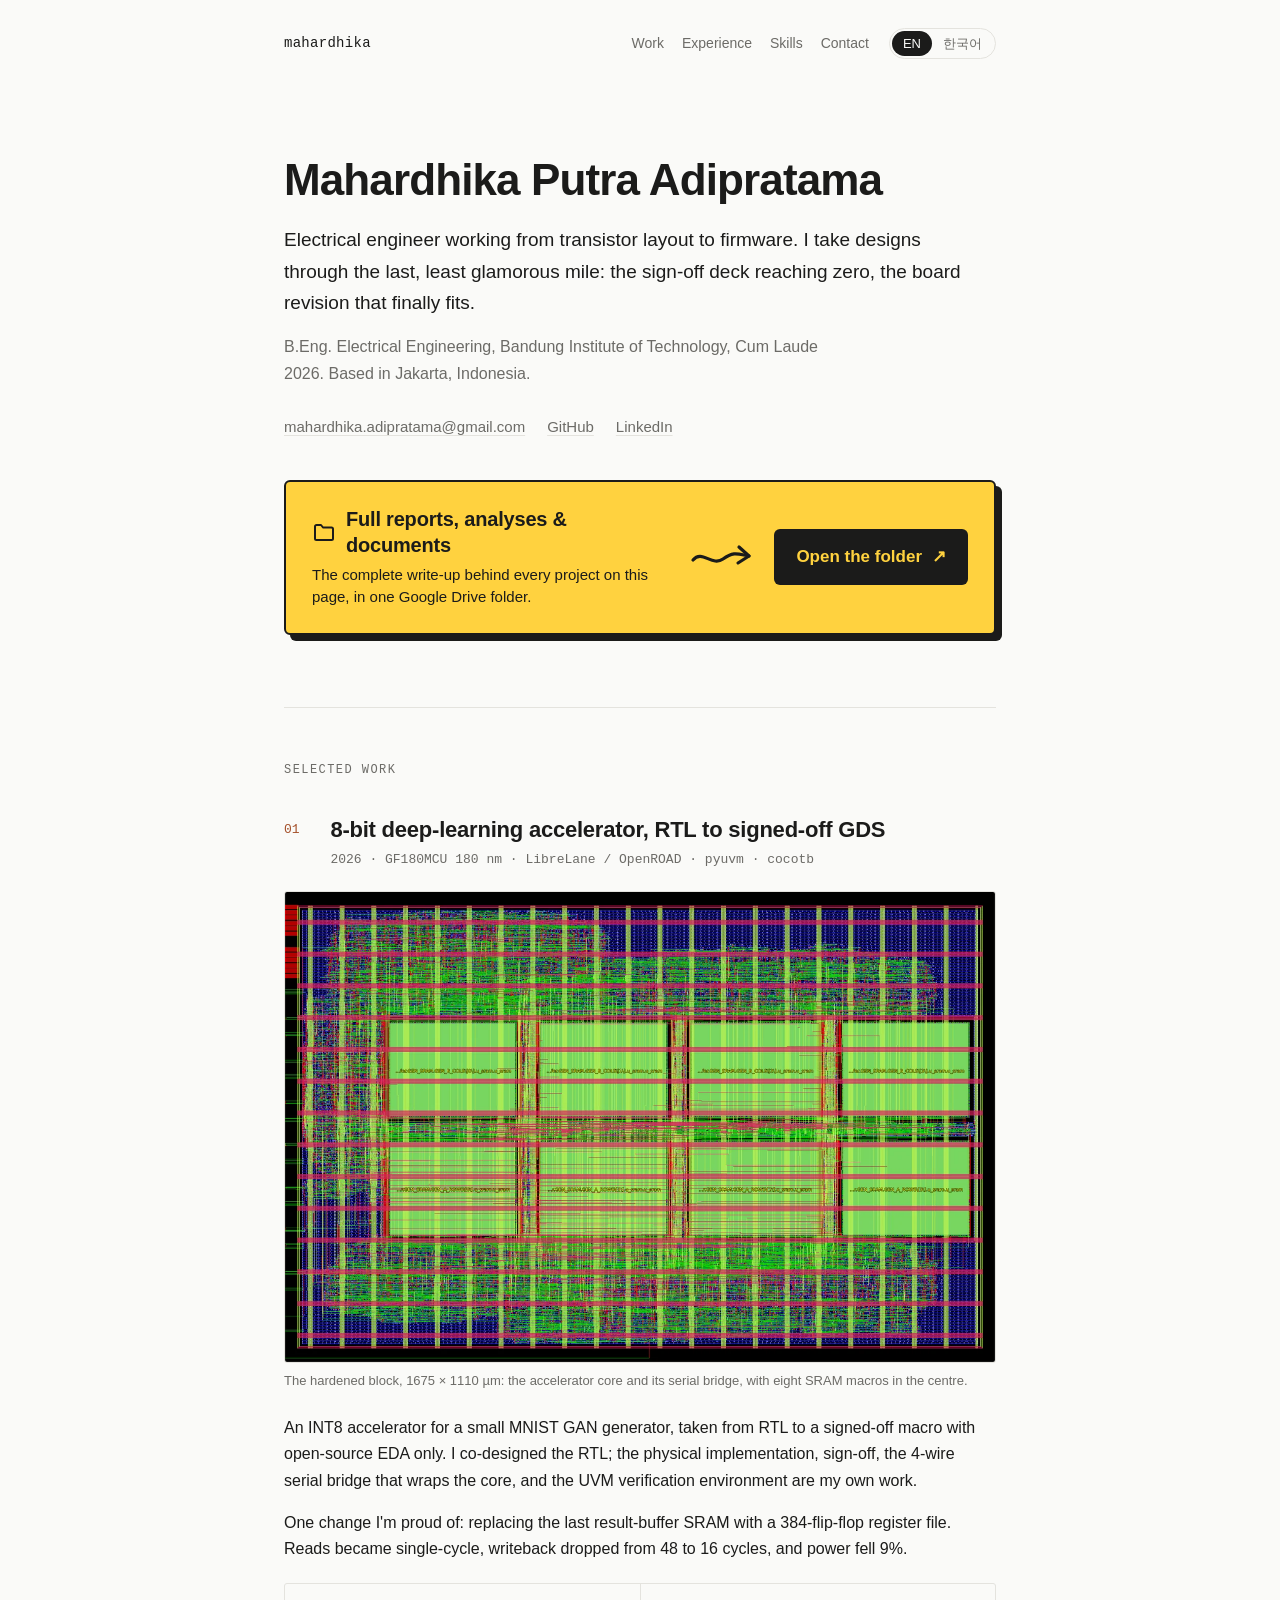
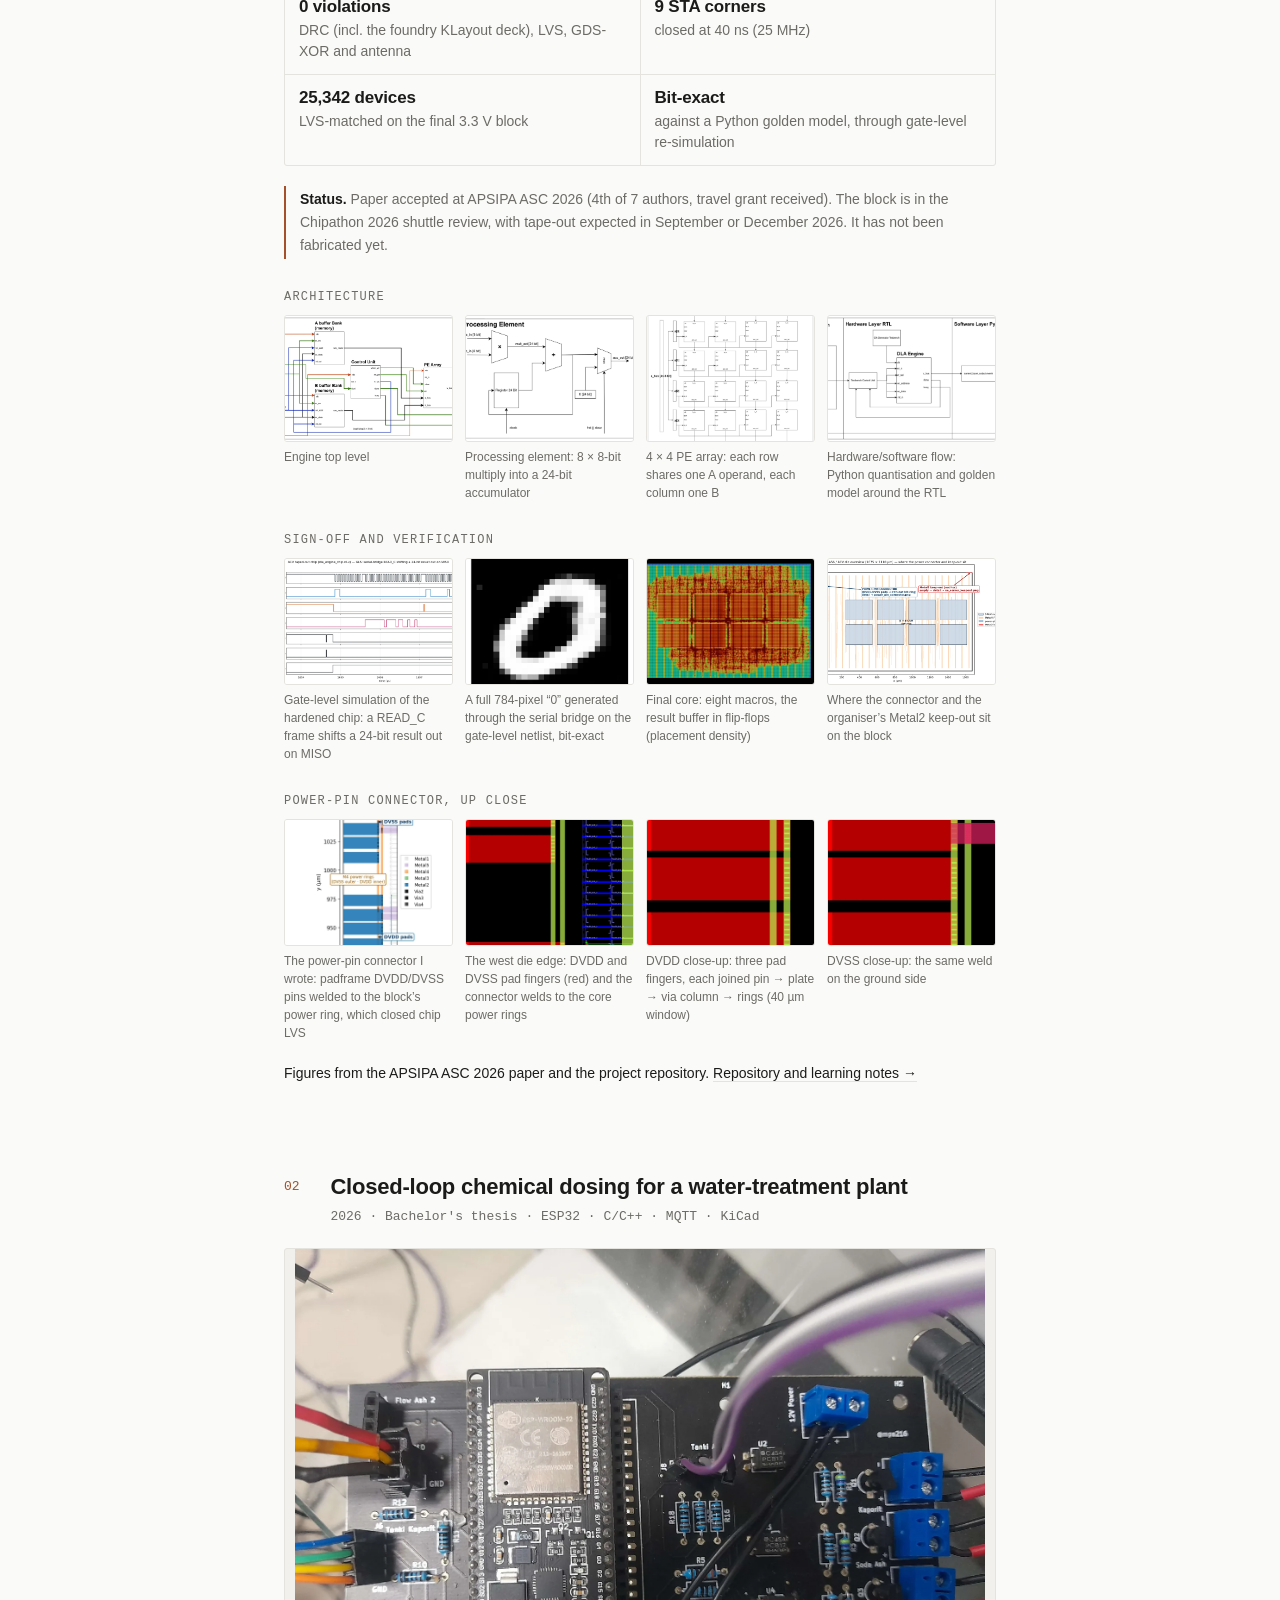
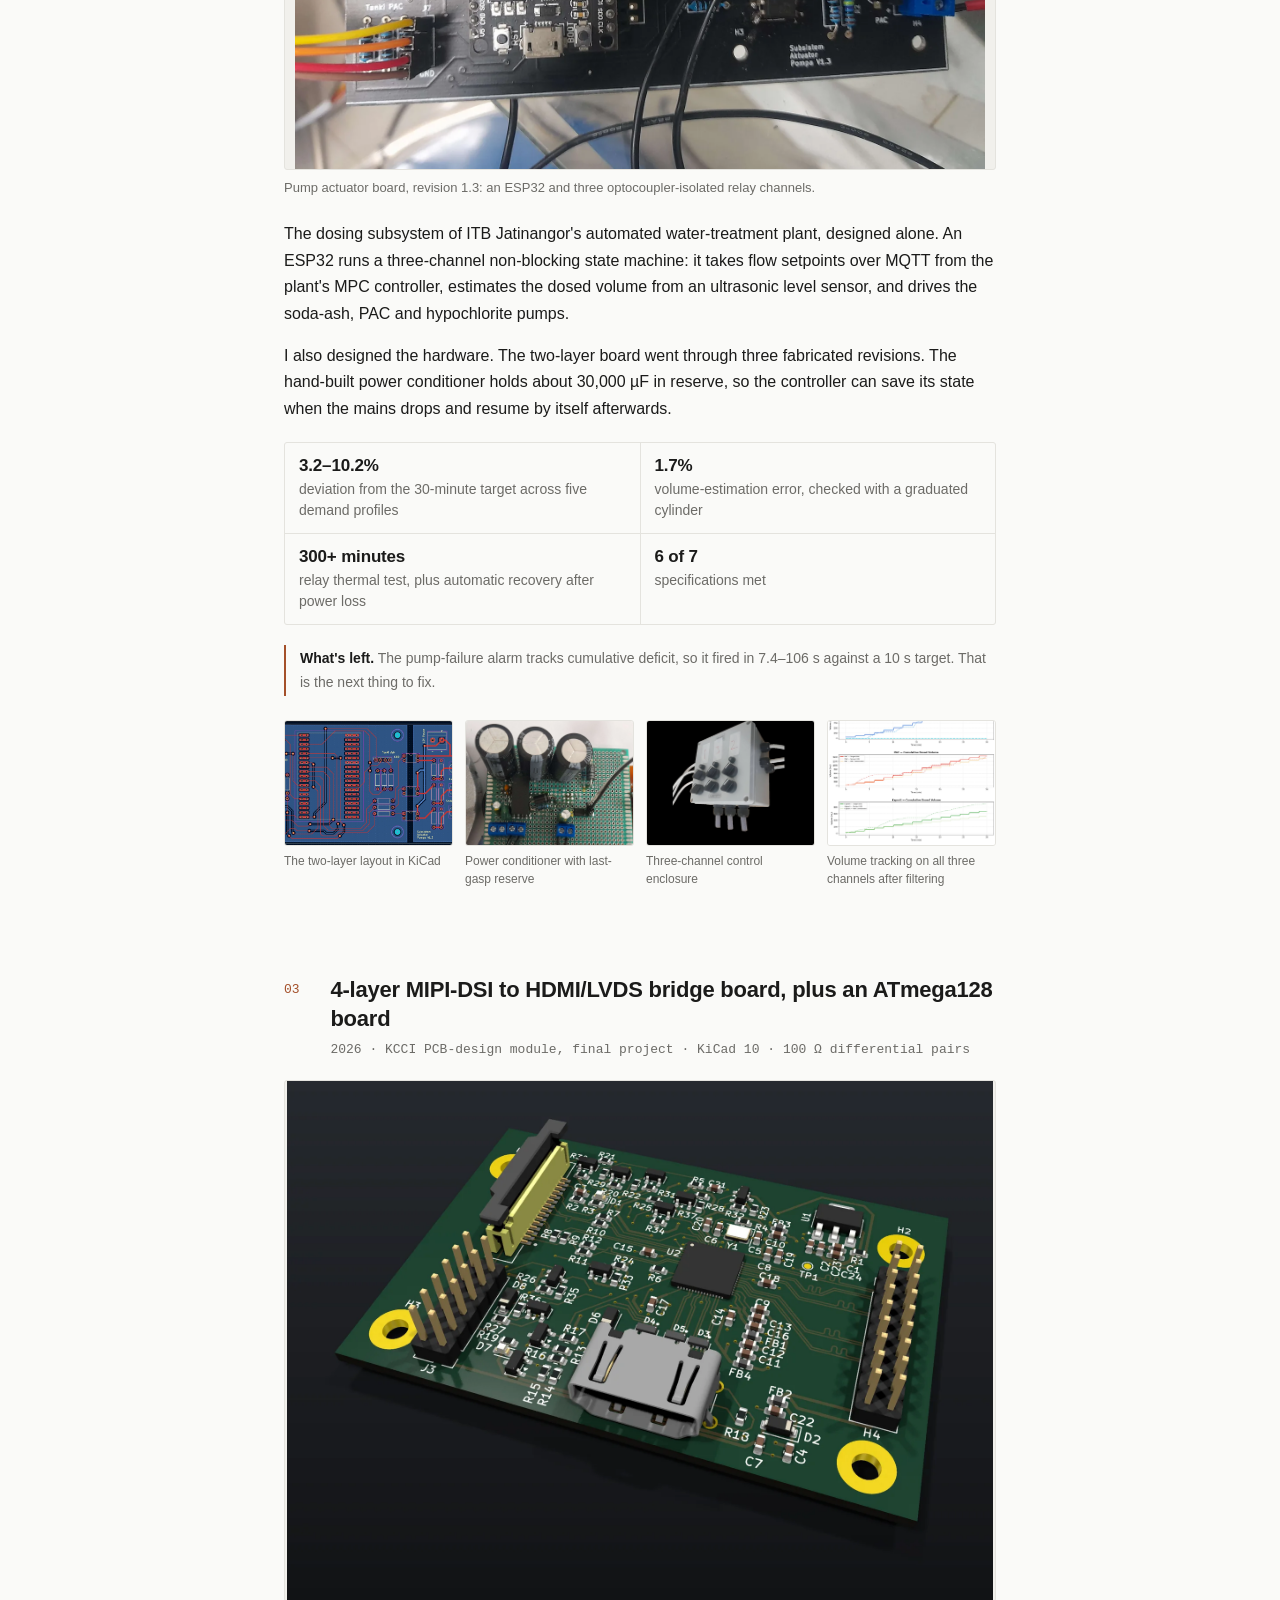
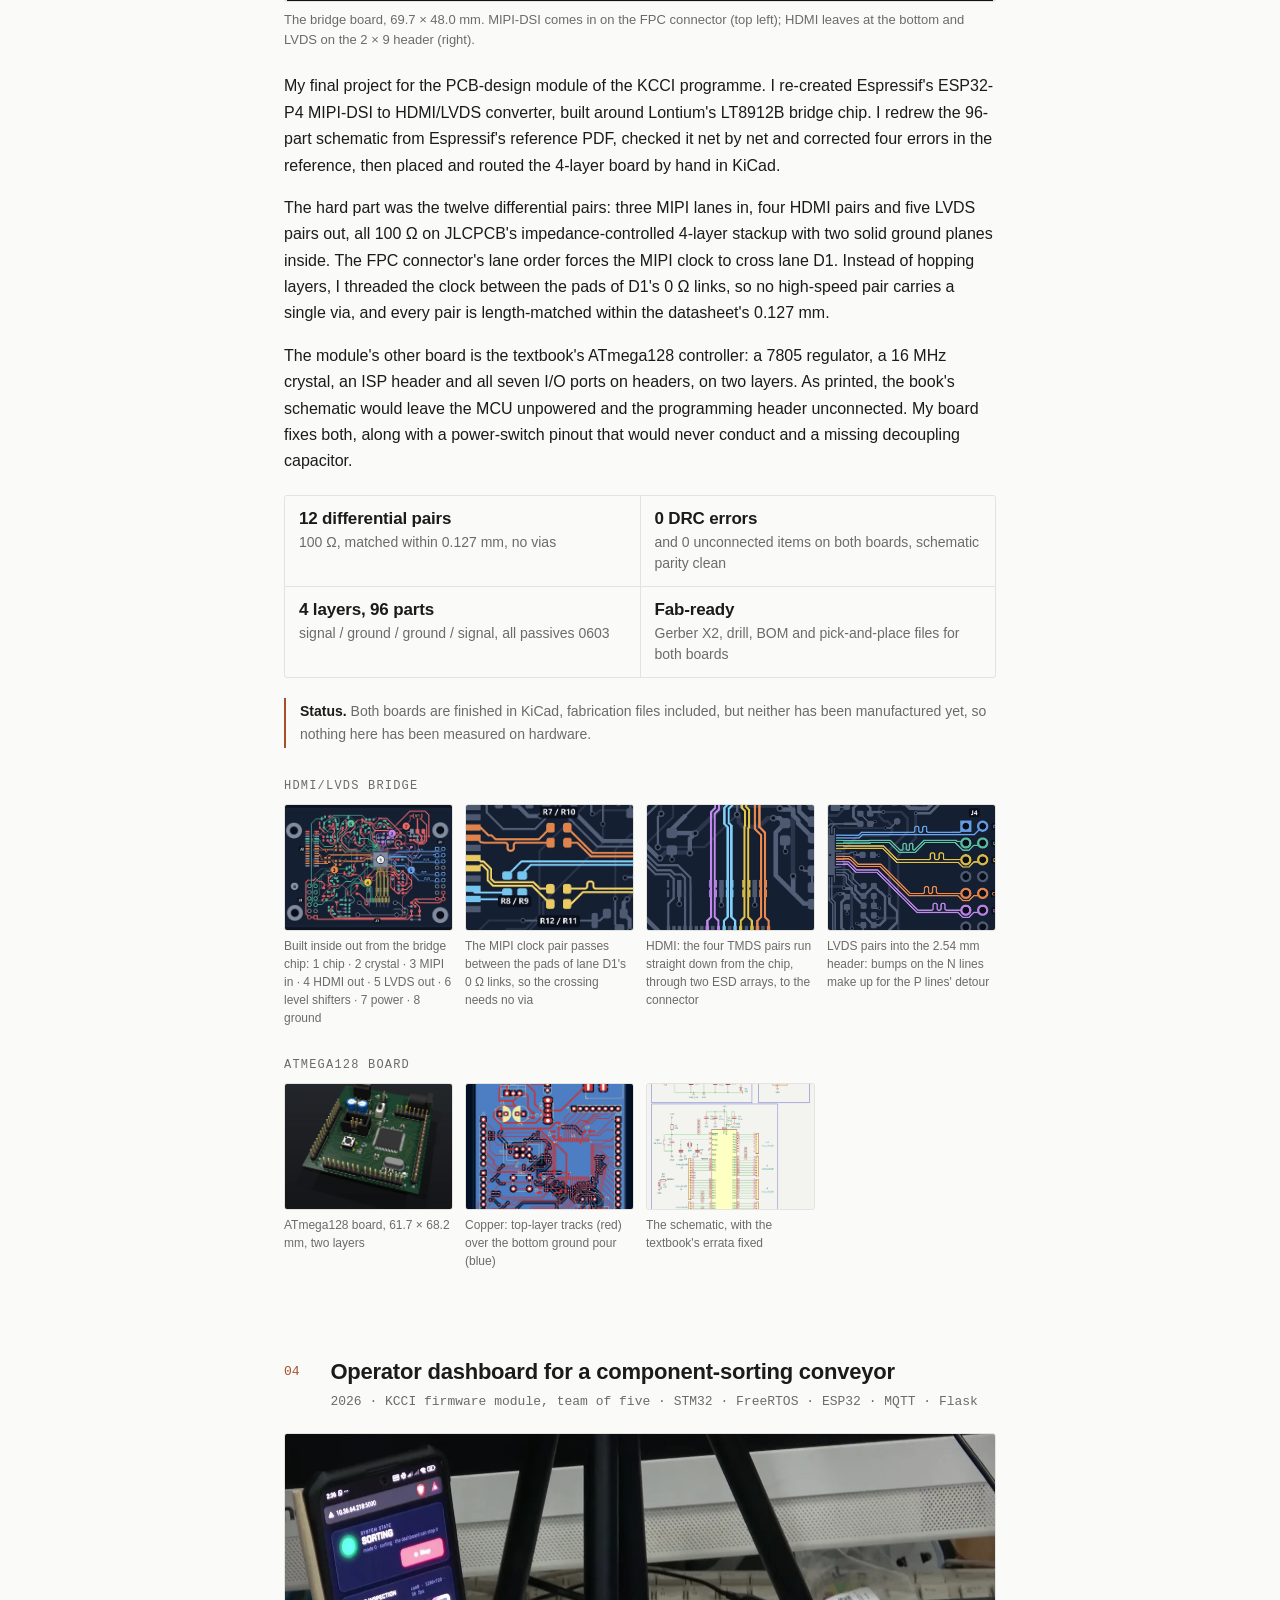
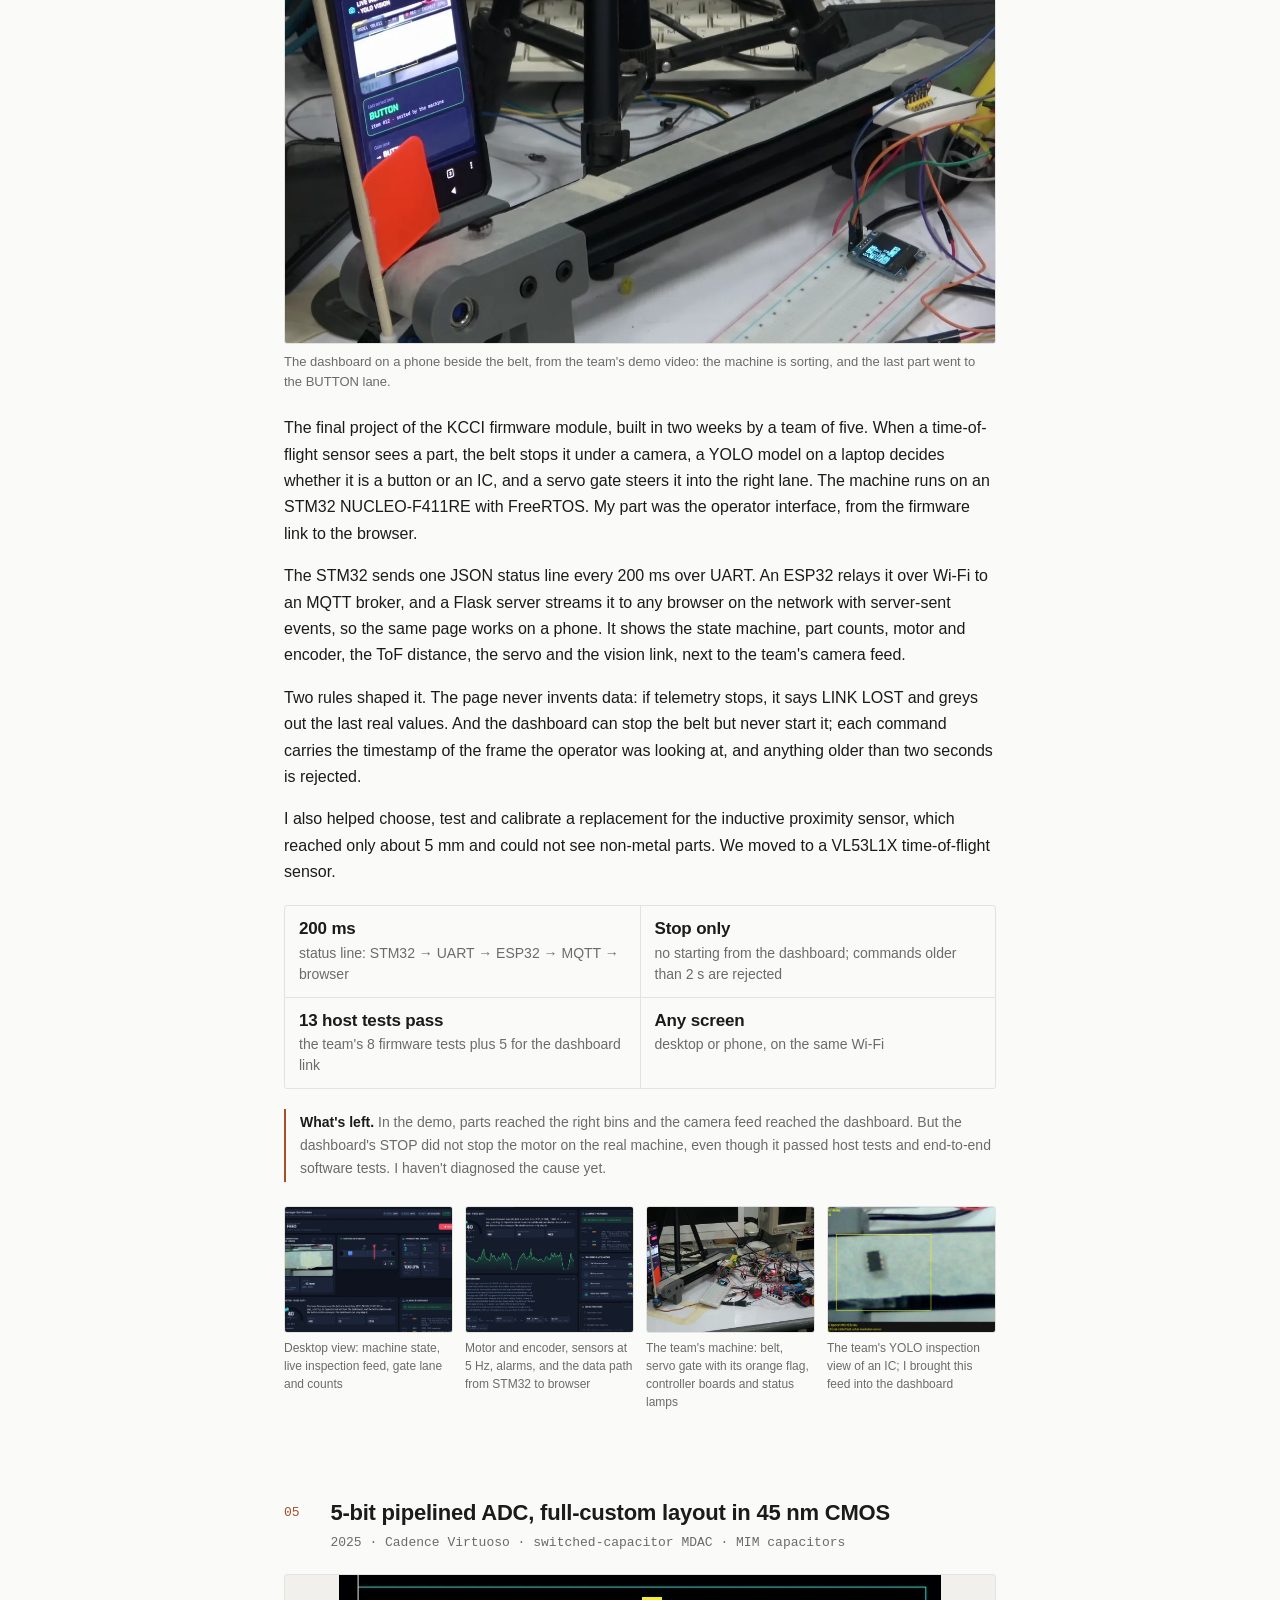
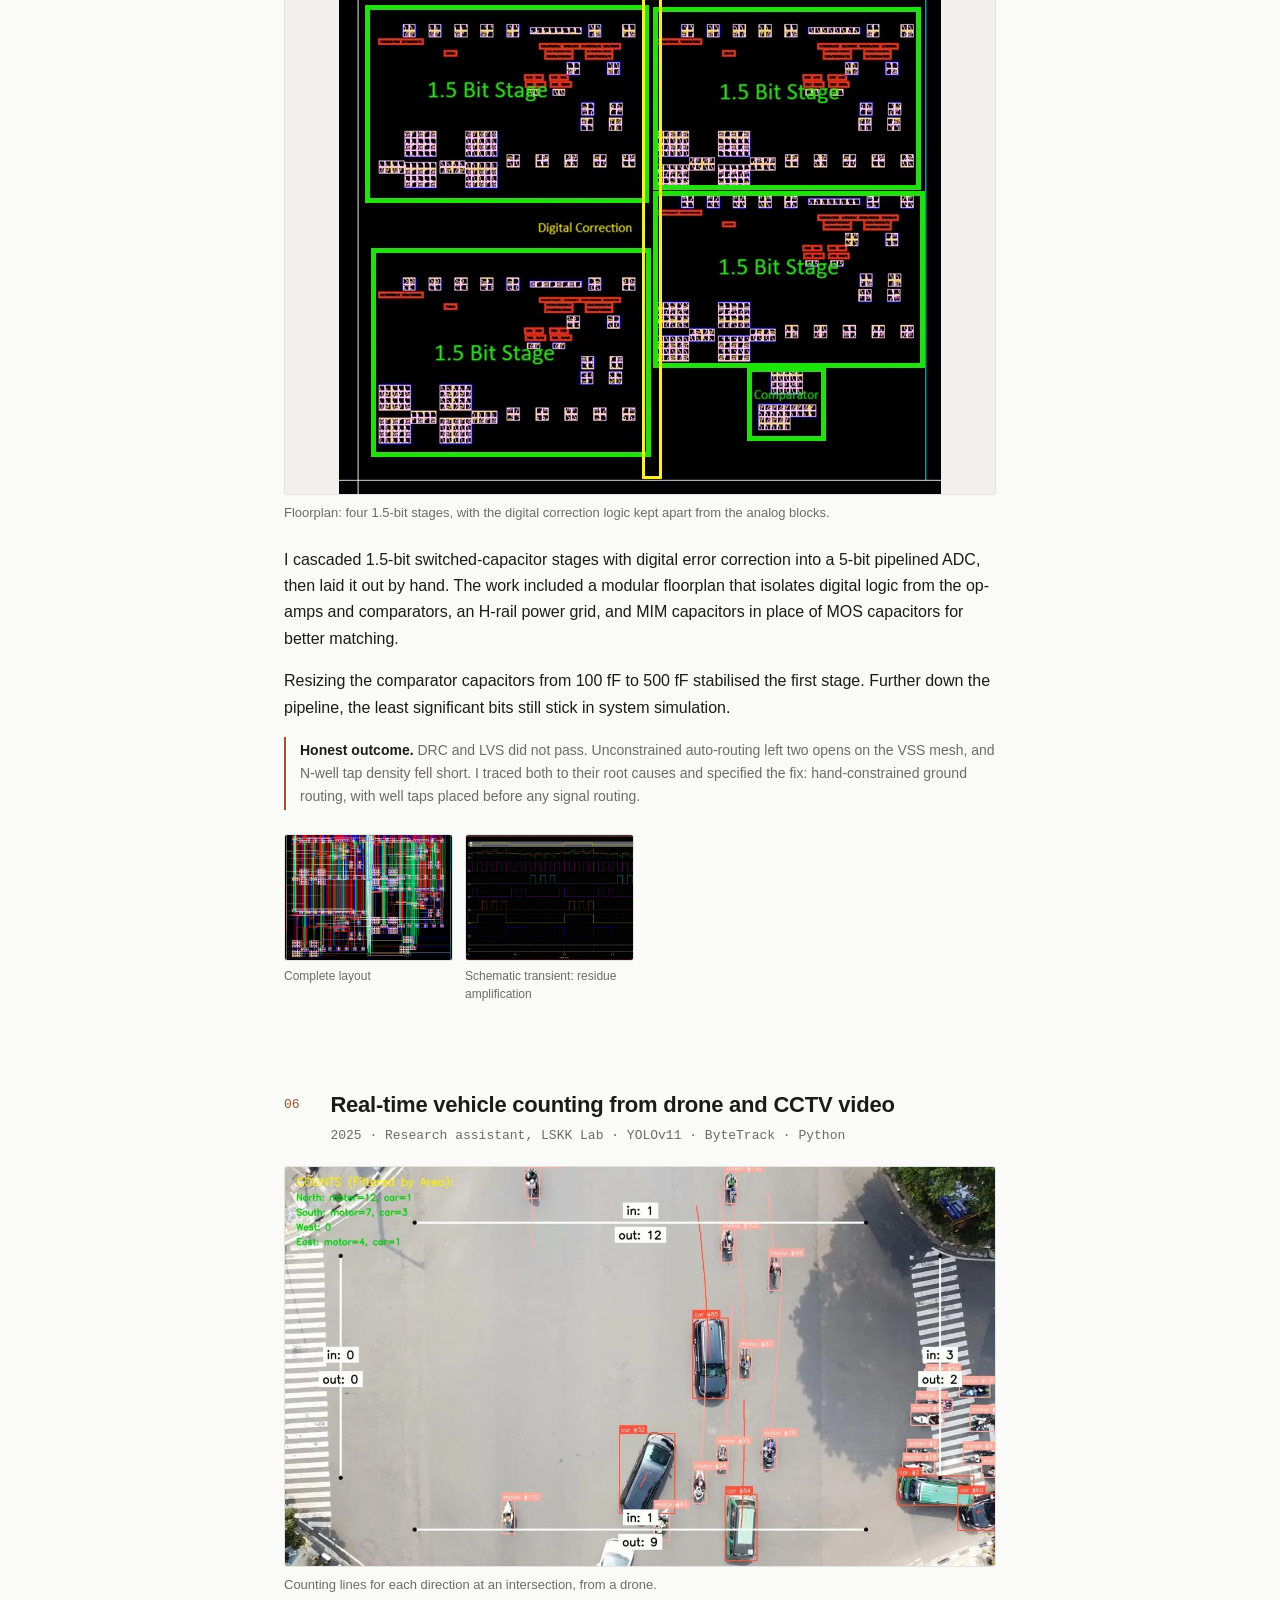
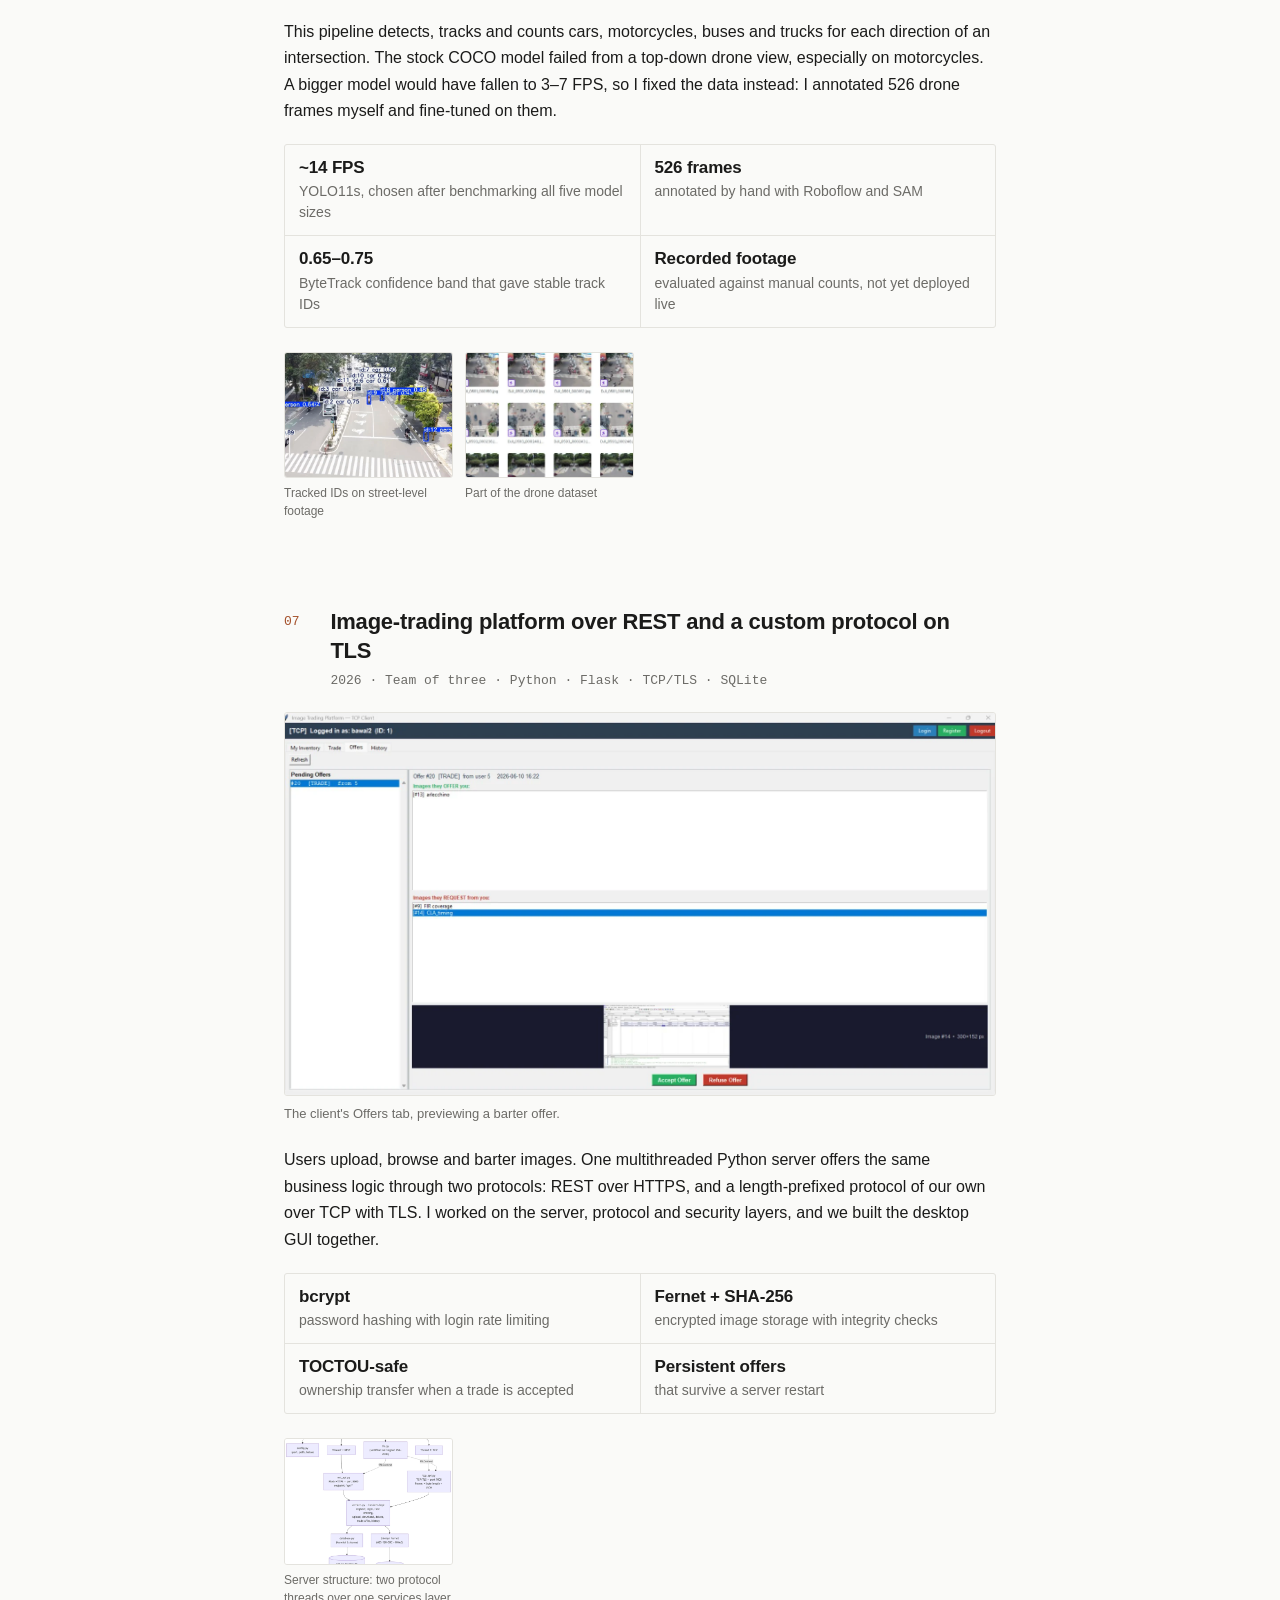
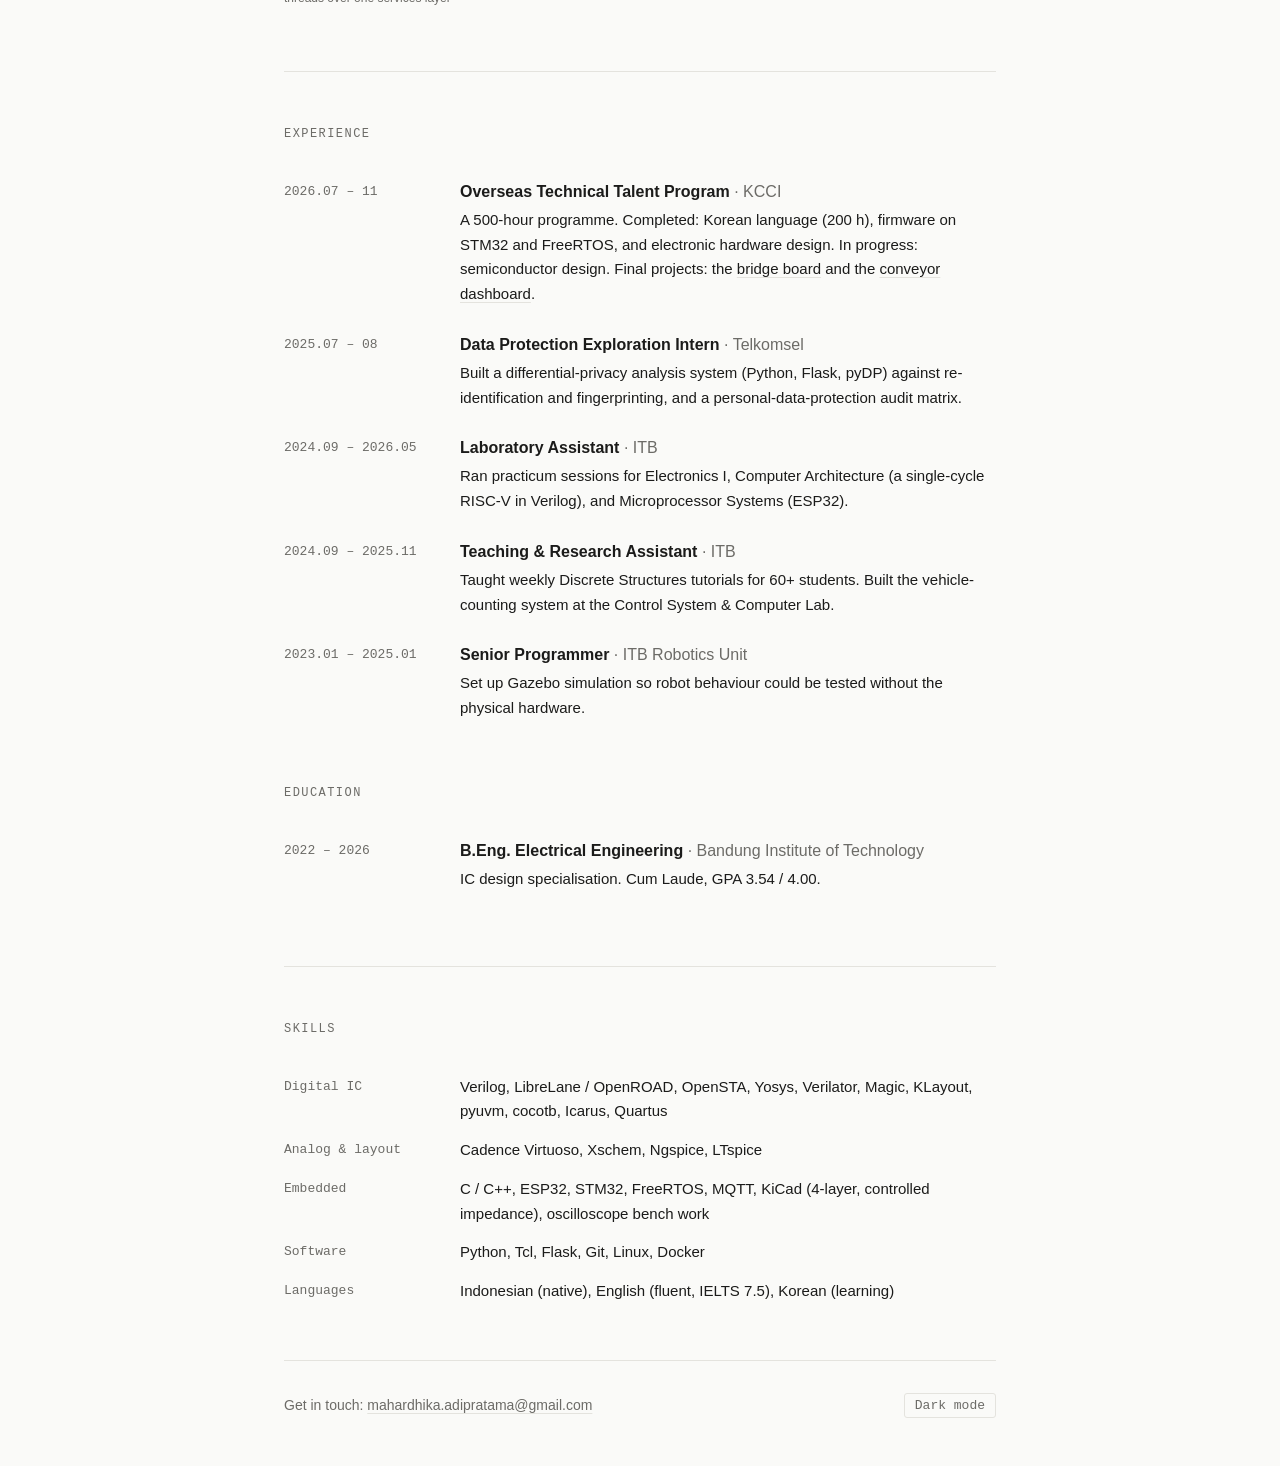
<file: index.html>
<!doctype html>
<html lang="en">
<head>
  <meta charset="utf-8">
  <meta name="viewport" content="width=device-width, initial-scale=1">
  <meta name="robots" content="noindex">
  <title>Mahardhika Putra Adipratama</title>
  <meta name="description" content="Electrical engineer (ITB, 2026). Digital IC physical design and verification, analog layout, embedded hardware and firmware.">
  <link rel="icon" href="data:image/svg+xml,%3Csvg xmlns='http://www.w3.org/2000/svg' viewBox='0 0 32 32'%3E%3Crect width='32' height='32' rx='4' fill='%231b1b1a'/%3E%3Cpath d='M8 23V9l8 9 8-9v14' fill='none' stroke='%23e08a5e' stroke-width='2.6' stroke-linejoin='round'/%3E%3C/svg%3E">
  <script>
    // Set theme and language before first paint so neither flickers. main.js repeats the language pick.
    (function () {
      var d = document.documentElement, s = {};
      try { s.theme = localStorage.getItem('theme'); s.lang = localStorage.getItem('lang'); } catch (e) {}
      if (s.theme === 'light' || s.theme === 'dark') d.dataset.theme = s.theme;
      var q = null;
      try { q = new URLSearchParams(location.search).get('lang'); } catch (e) {}
      var lang = q || s.lang || ((navigator.language || '').toLowerCase().indexOf('ko') === 0 ? 'ko' : 'en');
      if (lang === 'ko') { d.dataset.lang = 'ko'; d.lang = 'ko'; }
    })();
  </script>
  <link rel="stylesheet" href="assets/style.css">
</head>
<body>
<div class="wrap">

  <header class="top">
    <a class="mark" href="#">mahardhika</a>
    <div class="top-right">
      <nav aria-label="Sections">
        <a href="#work"><span lang="en">Work</span><span lang="ko">프로젝트</span></a>
        <a href="#experience"><span lang="en">Experience</span><span lang="ko">경력</span></a>
        <a href="#skills"><span lang="en">Skills</span><span lang="ko">기술</span></a>
        <a href="#contact"><span lang="en">Contact</span><span lang="ko">연락처</span></a>
      </nav>
      <div class="lang-switch" role="group" aria-label="Language / 언어">
        <button type="button" data-set-lang="en" aria-pressed="true">EN</button>
        <button type="button" data-set-lang="ko" aria-pressed="false">한국어</button>
      </div>
    </div>
  </header>

  <main>
    <div class="hero">
      <h1>Mahardhika Putra Adipratama</h1>
      <p class="lede"><span lang="en">Electrical engineer working from transistor layout to firmware. I take designs through the last, least glamorous mile: the sign-off deck reaching zero, the board revision that finally fits.</span><span lang="ko">트랜지스터 레이아웃부터 펌웨어까지 다루는 전기·전자 엔지니어입니다. 화려하지 않은 마지막 단계까지 설계를 책임지고 마무리합니다. 사인오프 위반이 0건이 될 때까지, 보드 리비전이 마침내 딱 맞을 때까지.</span></p>
      <p class="sub"><span lang="en">B.Eng. Electrical Engineering, Bandung Institute of Technology, Cum Laude 2026. Based in Jakarta, Indonesia.</span><span lang="ko">반둥공과대학교(ITB) 전기공학 학사, 2026년 Cum Laude 졸업. 인도네시아 자카르타 거주.</span></p>
      <ul class="links">
        <li><a href="mailto:mahardhika.adipratama@gmail.com">mahardhika.adipratama@gmail.com</a></li>
        <li><a href="https://github.com/mpa216" rel="noopener">GitHub</a></li>
        <li><a href="https://www.linkedin.com/in/mahardhikaadipratama" rel="noopener">LinkedIn</a></li>
      </ul>

      <div class="drive-box">
        <div class="drive-text">
          <p class="drive-title"><svg viewBox="0 0 24 24" fill="none" stroke="currentColor" stroke-width="2" stroke-linejoin="round" aria-hidden="true"><path d="M3 6.5A1.5 1.5 0 0 1 4.5 5H9l2 2.5h8.5A1.5 1.5 0 0 1 21 9v9.5a1.5 1.5 0 0 1-1.5 1.5h-15A1.5 1.5 0 0 1 3 18.5z"/></svg><span lang="en">Full reports, analyses &amp; documents</span><span lang="ko">프로젝트 보고서·분석 자료 전체</span></p>
          <p><span lang="en">The complete write-up behind every project on this page, in one Google Drive folder.</span><span lang="ko">이 페이지에 소개한 모든 프로젝트의 상세 보고서를 Google Drive 폴더 하나에 모았습니다.</span></p>
        </div>
        <svg class="drive-arrow" viewBox="0 0 64 32" fill="none" stroke="currentColor" stroke-width="3.2" stroke-linecap="round" stroke-linejoin="round" aria-hidden="true"><path d="M3 19c9-11 19 7 30-1s15-5 26-3"/><path d="M49 6l10 9-11 7"/></svg>
        <a href="https://drive.google.com/drive/folders/1Edhhxvwx8GdzilicR1Gs_JjDBy0ikbVN?usp=sharing" rel="noopener"><span lang="en">Open the folder</span><span lang="ko">폴더 열기</span> <span aria-hidden="true">↗</span></a>
      </div>
    </div>

    <section id="work">
      <p class="label"><span lang="en">Selected work</span><span lang="ko">주요 프로젝트</span></p>

      <!-- 01 -->
      <article class="project" id="accelerator">
        <div class="p-head">
          <span class="p-num">01</span>
          <div>
            <h2><span lang="en">8-bit deep-learning accelerator, RTL to signed-off GDS</span><span lang="ko">8비트 딥러닝 가속기: RTL부터 사인오프 GDS까지</span></h2>
          </div>
          <p class="p-meta">2026 · GF180MCU 180 nm · LibreLane / OpenROAD · pyuvm · cocotb</p>
        </div>

        <figure class="lead-shot">
          <button class="shot" type="button"><img src="assets/img/dla-die.webp" width="1400" height="927" alt="Layout of the hardened accelerator block with eight SRAM macros in the centre and the power grid around them"></button>
          <figcaption><span lang="en">The hardened block, 1675 × 1110 µm: the accelerator core and its serial bridge, with eight SRAM macros in the centre.</span><span lang="ko">하드닝한 블록(1675 × 1110 µm): 가속기 코어와 시리얼 브리지, 중앙의 SRAM 매크로 8개.</span></figcaption>
        </figure>

        <div class="p-body">
          <p><span lang="en">An INT8 accelerator for a small MNIST GAN generator, taken from RTL to a signed-off macro with open-source EDA only. I co-designed the RTL; the physical implementation, sign-off, the 4-wire serial bridge that wraps the core, and the UVM verification environment are my own work.</span><span lang="ko">소형 MNIST GAN 생성기용 INT8 가속기를 오픈소스 EDA만으로 RTL부터 사인오프된 매크로까지 완성한 프로젝트입니다. RTL은 공동 설계했고, 물리 구현·사인오프, 코어를 감싸는 4선 시리얼 브리지, UVM 검증 환경은 제가 단독으로 맡았습니다.</span></p>
          <p><span lang="en">One change I'm proud of: replacing the last result-buffer SRAM with a 384-flip-flop register file. Reads became single-cycle, writeback dropped from 48 to 16 cycles, and power fell 9%.</span><span lang="ko">특히 뿌듯했던 개선은 마지막 결과 버퍼 SRAM을 플립플롭 384개로 된 레지스터 파일로 바꾼 것입니다. 읽기는 1사이클이 되었고, 라이트백은 48사이클에서 16사이클로, 전력은 9% 줄었습니다.</span></p>
          <ul class="facts">
            <li><span lang="en"><b>0 violations</b>DRC (incl. the foundry KLayout deck), LVS, GDS-XOR and antenna</span><span lang="ko"><b>위반 0건</b>DRC(파운드리 KLayout 데크 포함)·LVS·GDS-XOR·안테나</span></li>
            <li><span lang="en"><b>9 STA corners</b>closed at 40 ns (25 MHz)</span><span lang="ko"><b>STA 9개 코너</b>40 ns(25 MHz)에서 타이밍 클로저 달성</span></li>
            <li><span lang="en"><b>25,342 devices</b>LVS-matched on the final 3.3 V block</span><span lang="ko"><b>25,342개 소자</b>최종 3.3 V 블록 LVS 일치</span></li>
            <li><span lang="en"><b>Bit-exact</b>against a Python golden model, through gate-level re-simulation</span><span lang="ko"><b>비트 단위 일치</b>게이트레벨 재시뮬레이션까지 Python 골든모델과 대조</span></li>
          </ul>
          <p class="note"><span lang="en"><strong>Status.</strong> Paper accepted at APSIPA ASC 2026 (4th of 7 authors, travel grant received). The block is in the Chipathon 2026 shuttle review, with tape-out expected in September or December 2026. It has not been fabricated yet.</span><span lang="ko"><strong>현황.</strong> APSIPA ASC 2026에 논문이 채택되었습니다(7인 중 제4저자, 여비 지원 수령). 블록은 Chipathon 2026 셔틀 심사 중이며, 테이프아웃은 2026년 9월 또는 12월 예정입니다. 아직 제작되지 않았습니다.</span></p>
        </div>

        <p class="gallery-label"><span lang="en">Architecture</span><span lang="ko">아키텍처</span></p>
        <div class="gallery">
          <figure>
            <button class="shot" type="button"><img src="assets/img/dla-engine.webp" width="1600" height="822" loading="lazy" alt="Block diagram of the DLA engine: buffer banks, control unit and PE array"></button>
            <figcaption><span lang="en">Engine top level</span><span lang="ko">엔진 최상위 구조</span></figcaption>
          </figure>
          <figure>
            <button class="shot" type="button"><img src="assets/img/dla-pe.webp" width="1100" height="757" loading="lazy" alt="Processing element datapath: 8-bit multiply into a 24-bit accumulator"></button>
            <figcaption><span lang="en">Processing element: 8 × 8-bit multiply into a 24-bit accumulator</span><span lang="ko">PE 데이터패스: 8 × 8비트 곱셈, 24비트 누산</span></figcaption>
          </figure>
          <figure>
            <button class="shot" type="button"><img src="assets/img/dla-pe-array.webp" width="1053" height="1077" loading="lazy" alt="Diagram of the 4 by 4 processing-element array with row and column operand buses"></button>
            <figcaption><span lang="en">4 × 4 PE array: each row shares one A operand, each column one B</span><span lang="ko">4 × 4 PE 배열: 행마다 A, 열마다 B 오퍼랜드를 공유</span></figcaption>
          </figure>
          <figure>
            <button class="shot" type="button"><img src="assets/img/dla-hwsw.webp" width="1600" height="725" loading="lazy" alt="Hardware and software flow: Python layers around the RTL DLA engine"></button>
            <figcaption><span lang="en">Hardware/software flow: Python quantisation and golden model around the RTL</span><span lang="ko">하드웨어·소프트웨어 흐름: RTL을 둘러싼 Python 양자화와 골든모델</span></figcaption>
          </figure>
        </div>

        <p class="gallery-label"><span lang="en">Sign-off and verification</span><span lang="ko">사인오프·검증</span></p>
        <div class="gallery">
          <figure>
            <button class="shot" type="button"><img src="assets/img/dla-gls-wave.webp" width="1600" height="856" loading="lazy" alt="Gate-level simulation waveform of the serial bridge on the hardened netlist"></button>
            <figcaption><span lang="en">Gate-level simulation of the hardened chip: a READ_C frame shifts a 24-bit result out on MISO</span><span lang="ko">하드닝된 칩의 게이트레벨 시뮬레이션: READ_C 프레임이 24비트 결과를 MISO로 출력</span></figcaption>
          </figure>
          <figure>
            <button class="shot" type="button"><img src="assets/img/dla-gls-digit.webp" width="487" height="535" loading="lazy" alt="A handwritten-style zero generated by the accelerator at gate level"></button>
            <figcaption><span lang="en">A full 784-pixel “0” generated through the serial bridge on the gate-level netlist, bit-exact</span><span lang="ko">게이트레벨 넷리스트에서 시리얼 브리지를 거쳐 생성한 784픽셀 숫자 “0”(비트 단위 일치)</span></figcaption>
          </figure>
          <figure>
            <button class="shot" type="button"><img src="assets/img/dla-density.webp" width="1018" height="730" loading="lazy" alt="Placement-density heatmap of the final eight-macro core"></button>
            <figcaption><span lang="en">Final core: eight macros, the result buffer in flip-flops (placement density)</span><span lang="ko">최종 코어: SRAM 8개, 결과 버퍼는 플립플롭(배치 밀도)</span></figcaption>
          </figure>
          <figure>
            <button class="shot" type="button"><img src="assets/img/dla-die-map.webp" width="1600" height="955" loading="lazy" alt="Die map of the block showing the SRAM macros, the power connector and the organiser keep-out"></button>
            <figcaption><span lang="en">Where the connector and the organiser’s Metal2 keep-out sit on the block</span><span lang="ko">블록에서 전원 연결부와 주최 측 Metal2 금지 영역의 위치</span></figcaption>
          </figure>
        </div>

        <p class="gallery-label"><span lang="en">Power-pin connector, up close</span><span lang="ko">전원 핀 연결부 확대</span></p>
        <div class="gallery">
          <figure>
            <button class="shot" type="button"><img src="assets/img/dla-power-pin.webp" width="688" height="1050" loading="lazy" alt="Plot of the power-pin connector joining the padframe DVDD and DVSS pins to the block power ring"></button>
            <figcaption><span lang="en">The power-pin connector I wrote: padframe DVDD/DVSS pins welded to the block’s power ring, which closed chip LVS</span><span lang="ko">직접 작성한 전원 핀 연결: 패드프레임 DVDD/DVSS 핀을 블록 전원 링에 연결해 칩 LVS 통과</span></figcaption>
          </figure>
          <figure>
            <button class="shot" type="button"><img src="assets/img/dla-conn-west.webp" width="900" height="1641" loading="lazy" alt="Layout render of the block's west edge with the red DVDD and DVSS pad fingers and the connector welds"></button>
            <figcaption><span lang="en">The west die edge: DVDD and DVSS pad fingers (red) and the connector welds to the core power rings</span><span lang="ko">다이 서쪽 가장자리: DVDD·DVSS 패드 핑거(빨강)와 코어 전원 링으로 이어지는 연결부</span></figcaption>
          </figure>
          <figure>
            <button class="shot" type="button"><img src="assets/img/dla-conn-dvdd.webp" width="900" height="900" loading="lazy" alt="Close-up render of three DVDD pad fingers joined to the power rings through via columns"></button>
            <figcaption><span lang="en">DVDD close-up: three pad fingers, each joined pin → plate → via column → rings (40 µm window)</span><span lang="ko">DVDD 확대: 패드 핑거 3개가 핀 → 플레이트 → 비아 열 → 링으로 연결(40 µm 영역)</span></figcaption>
          </figure>
          <figure>
            <button class="shot" type="button"><img src="assets/img/dla-conn-dvss.webp" width="900" height="900" loading="lazy" alt="Close-up render of three DVSS pad fingers joined to the power rings through via columns"></button>
            <figcaption><span lang="en">DVSS close-up: the same weld on the ground side</span><span lang="ko">DVSS 확대: 접지 측의 같은 연결 구조</span></figcaption>
          </figure>
        </div>
        <p class="more"><span lang="en">Figures from the APSIPA ASC 2026 paper and the project repository.</span><span lang="ko">그림 출처: APSIPA ASC 2026 논문 및 프로젝트 저장소.</span> <a href="https://github.com/mpa216/Deep-Learning-Accelerator-DLA-Engine-From-CNN-to-GenAI-SNN" rel="noopener"><span lang="en">Repository and learning notes →</span><span lang="ko">저장소 및 학습 노트 →</span></a></p>
      </article>

      <!-- 02 -->
      <article class="project" id="dosing">
        <div class="p-head">
          <span class="p-num">02</span>
          <div>
            <h2><span lang="en">Closed-loop chemical dosing for a water-treatment plant</span><span lang="ko">정수장 약품 주입 폐루프 제어 시스템</span></h2>
          </div>
          <p class="p-meta">2026 · <span lang="en">Bachelor's thesis</span><span lang="ko">학사 졸업논문</span> · ESP32 · C/C++ · MQTT · KiCad</p>
        </div>

        <figure class="lead-shot">
          <button class="shot" type="button"><img src="assets/img/wtp-board.webp" width="1600" height="1205" alt="Assembled pump actuator circuit board with an ESP32 module, relay channels and screw terminals"></button>
          <figcaption><span lang="en">Pump actuator board, revision 1.3: an ESP32 and three optocoupler-isolated relay channels.</span><span lang="ko">펌프 액추에이터 보드 V1.3: ESP32와 옵토커플러로 절연한 릴레이 3채널.</span></figcaption>
        </figure>

        <div class="p-body">
          <p><span lang="en">The dosing subsystem of ITB Jatinangor's automated water-treatment plant, designed alone. An ESP32 runs a three-channel non-blocking state machine: it takes flow setpoints over MQTT from the plant's MPC controller, estimates the dosed volume from an ultrasonic level sensor, and drives the soda-ash, PAC and hypochlorite pumps.</span><span lang="ko">ITB 자티낭오르 캠퍼스 자동 정수장의 약품 주입 서브시스템을 단독으로 설계했습니다. ESP32가 3채널 논블로킹 상태머신을 실행하며, 정수장의 MPC 컨트롤러로부터 MQTT로 유량 setpoint를 받고, 초음파 레벨센서로 주입량을 추정해 소다회·PAC·차아염소산염 펌프를 구동합니다.</span></p>
          <p><span lang="en">I also designed the hardware. The two-layer board went through three fabricated revisions. The hand-built power conditioner holds about 30,000 µF in reserve, so the controller can save its state when the mains drops and resume by itself afterwards.</span><span lang="ko">하드웨어도 직접 설계했습니다. 2층 보드는 세 차례 리비전 제작을 거쳤고, 직접 납땜한 전원 보드는 약 30,000 µF 커패시터에 에너지를 비축해 정전 시 컨트롤러가 상태를 저장하고 복전 후 스스로 재개하도록 합니다.</span></p>
          <ul class="facts">
            <li><span lang="en"><b>3.2–10.2%</b>deviation from the 30-minute target across five demand profiles</span><span lang="ko"><b>3.2~10.2%</b>5가지 수요 프로파일에서 30분 목표 대비 편차</span></li>
            <li><span lang="en"><b>1.7%</b>volume-estimation error, checked with a graduated cylinder</span><span lang="ko"><b>1.7%</b>메스실린더로 검증한 부피 추정 오차</span></li>
            <li><span lang="en"><b>300+ minutes</b>relay thermal test, plus automatic recovery after power loss</span><span lang="ko"><b>300분 이상</b>릴레이 열시험 통과, 정전 후 자동 복구</span></li>
            <li><span lang="en"><b>6 of 7</b>specifications met</span><span lang="ko"><b>7개 중 6개</b>규격 충족</span></li>
          </ul>
          <p class="note"><span lang="en"><strong>What's left.</strong> The pump-failure alarm tracks cumulative deficit, so it fired in 7.4–106 s against a 10 s target. That is the next thing to fix.</span><span lang="ko"><strong>남은 과제.</strong> 펌프 고장 알람은 누적 부족량을 기준으로 판단하기 때문에, 울리기까지 10초 목표 대비 7.4~106초가 걸렸습니다. 다음으로 개선할 부분입니다.</span></p>
        </div>

        <div class="gallery">
          <figure>
            <button class="shot" type="button"><img src="assets/img/wtp-kicad.webp" width="1500" height="787" loading="lazy" alt="Two-layer PCB layout in KiCad"></button>
            <figcaption><span lang="en">The two-layer layout in KiCad</span><span lang="ko">KiCad로 설계한 2층 레이아웃</span></figcaption>
          </figure>
          <figure>
            <button class="shot" type="button"><img src="assets/img/wtp-power.webp" width="1400" height="1179" loading="lazy" alt="Hand-soldered power conditioner on perfboard with three large electrolytic capacitors"></button>
            <figcaption><span lang="en">Power conditioner with last-gasp reserve</span><span lang="ko">last-gasp용 비축 전원 보드</span></figcaption>
          </figure>
          <figure>
            <button class="shot" type="button"><img src="assets/img/wtp-enclosure.webp" width="1400" height="1050" loading="lazy" alt="Grey control enclosure with three channels of switches and cable glands"></button>
            <figcaption><span lang="en">Three-channel control enclosure</span><span lang="ko">3채널 제어 함체</span></figcaption>
          </figure>
          <figure>
            <button class="shot" type="button"><img src="assets/img/wtp-tracking.webp" width="1400" height="1801" loading="lazy" alt="Plots of cumulative dosed volume against target for three chemical channels"></button>
            <figcaption><span lang="en">Volume tracking on all three channels after filtering</span><span lang="ko">필터링 적용 후 3채널 부피 추종 결과</span></figcaption>
          </figure>
        </div>
      </article>

      <!-- 03 -->
      <article class="project" id="pcb">
        <div class="p-head">
          <span class="p-num">03</span>
          <div>
            <h2><span lang="en">4-layer MIPI-DSI to HDMI/LVDS bridge board, plus an ATmega128 board</span><span lang="ko">4층 MIPI-DSI → HDMI/LVDS 브리지 보드와 ATmega128 보드</span></h2>
          </div>
          <p class="p-meta">2026 · <span lang="en">KCCI PCB-design module, final project</span><span lang="ko">KCCI PCB 설계 과정 최종 프로젝트</span> · KiCad 10 · <span lang="en">100 Ω differential pairs</span><span lang="ko">100 Ω 차동 페어</span></p>
        </div>

        <figure class="lead-shot">
          <button class="shot" type="button"><img src="assets/img/pcb-hdmi.webp" width="1600" height="1180" alt="3D render of the bridge board: an FPC connector at the top left, the bridge chip in the centre, an HDMI connector at the bottom and an LVDS header on the right"></button>
          <figcaption><span lang="en">The bridge board, 69.7 × 48.0 mm. MIPI-DSI comes in on the FPC connector (top left); HDMI leaves at the bottom and LVDS on the 2 × 9 header (right).</span><span lang="ko">브리지 보드(69.7 × 48.0 mm). 왼쪽 위 FPC 커넥터로 MIPI-DSI가 들어오고, 아래쪽으로 HDMI, 오른쪽 2 × 9 헤더로 LVDS가 나갑니다.</span></figcaption>
        </figure>

        <div class="p-body">
          <p><span lang="en">My final project for the PCB-design module of the KCCI programme. I re-created Espressif's ESP32-P4 MIPI-DSI to HDMI/LVDS converter, built around Lontium's LT8912B bridge chip. I redrew the 96-part schematic from Espressif's reference PDF, checked it net by net and corrected four errors in the reference, then placed and routed the 4-layer board by hand in KiCad.</span><span lang="ko">KCCI 프로그램 PCB 설계 과정의 최종 프로젝트입니다. Lontium LT8912B 브리지 칩을 쓰는 Espressif의 ESP32-P4용 MIPI-DSI → HDMI/LVDS 변환 보드를 재현했습니다. Espressif 레퍼런스 PDF를 보고 부품 96개의 회로도를 다시 그려 넷 단위로 대조하면서 레퍼런스의 오류 4건을 바로잡았고, 4층 보드의 배치와 배선은 KiCad에서 자동 배선 없이 직접 진행했습니다.</span></p>
          <p><span lang="en">The hard part was the twelve differential pairs: three MIPI lanes in, four HDMI pairs and five LVDS pairs out, all 100 Ω on JLCPCB's impedance-controlled 4-layer stackup with two solid ground planes inside. The FPC connector's lane order forces the MIPI clock to cross lane D1. Instead of hopping layers, I threaded the clock between the pads of D1's 0 Ω links, so no high-speed pair carries a single via, and every pair is length-matched within the datasheet's 0.127 mm.</span><span lang="ko">가장 어려웠던 부분은 차동 페어 12쌍이었습니다. 입력은 MIPI 레인 3개, 출력은 HDMI 4쌍과 LVDS 5쌍이며, 모두 내층 두 개를 GND 플레인으로 쓴 JLCPCB의 4층 임피던스 제어 스택업에서 100 Ω으로 맞췄습니다. FPC 커넥터의 레인 순서 때문에 MIPI 클럭은 D1 레인과 교차할 수밖에 없었는데, 층을 바꾸는 대신 D1의 0 Ω 링크 패드 사이로 클럭을 통과시켰습니다. 그 결과 고속 페어에는 비아가 하나도 없으며, 모든 페어의 길이를 데이터시트 기준인 0.127 mm 이내로 맞췄습니다.</span></p>
          <p><span lang="en">The module's other board is the textbook's ATmega128 controller: a 7805 regulator, a 16 MHz crystal, an ISP header and all seven I/O ports on headers, on two layers. As printed, the book's schematic would leave the MCU unpowered and the programming header unconnected. My board fixes both, along with a power-switch pinout that would never conduct and a missing decoupling capacitor.</span><span lang="ko">같은 과정의 또 다른 보드는 교재의 ATmega128 컨트롤러입니다. 7805 레귤레이터, 16 MHz 크리스털, ISP 헤더, I/O 포트 7개 전체를 헤더로 뺀 2층 보드입니다. 교재 회로도를 그대로 따르면 MCU에 전원이 들어가지 않고 프로그래밍 헤더도 MCU와 연결되지 않습니다. 제 보드에서는 이 두 문제와 함께, 전혀 도통하지 않는 전원 스위치 핀 배치와 빠진 디커플링 커패시터도 바로잡았습니다.</span></p>
          <ul class="facts">
            <li><span lang="en"><b>12 differential pairs</b>100 Ω, matched within 0.127 mm, no vias</span><span lang="ko"><b>차동 페어 12쌍</b>100 Ω, 길이 오차 0.127 mm 이내, 비아 없음</span></li>
            <li><span lang="en"><b>0 DRC errors</b>and 0 unconnected items on both boards, schematic parity clean</span><span lang="ko"><b>DRC 오류 0건</b>두 보드 모두 미연결 0건, 회로도-PCB 일치</span></li>
            <li><span lang="en"><b>4 layers, 96 parts</b>signal / ground / ground / signal, all passives 0603</span><span lang="ko"><b>4층, 부품 96개</b>신호 / GND / GND / 신호, 수동소자 전부 0603</span></li>
            <li><span lang="en"><b>Fab-ready</b>Gerber X2, drill, BOM and pick-and-place files for both boards</span><span lang="ko"><b>제작 준비 완료</b>두 보드 모두 거버(X2)·드릴·BOM·부품 좌표 파일 출력</span></li>
          </ul>
          <p class="note"><span lang="en"><strong>Status.</strong> Both boards are finished in KiCad, fabrication files included, but neither has been manufactured yet, so nothing here has been measured on hardware.</span><span lang="ko"><strong>현황.</strong> 두 보드 모두 KiCad 설계와 제작 파일까지 완료했지만, 아직 실제로 제작하지 않아 하드웨어에서 측정한 결과는 없습니다.</span></p>
        </div>

        <p class="gallery-label"><span lang="en">HDMI/LVDS bridge</span><span lang="ko">HDMI/LVDS 브리지</span></p>
        <div class="gallery">
          <figure>
            <button class="shot" type="button"><img src="assets/img/pcb-map.webp" width="1596" height="1116" loading="lazy" alt="Map of the final board with nets coloured by block and numbered in the order they were placed and routed"></button>
            <figcaption><span lang="en">Built inside out from the bridge chip: 1 chip · 2 crystal · 3 MIPI in · 4 HDMI out · 5 LVDS out · 6 level shifters · 7 power · 8 ground</span><span lang="ko">브리지 칩에서 바깥쪽으로 진행한 순서: 1 칩 · 2 크리스털 · 3 MIPI 입력 · 4 HDMI 출력 · 5 LVDS 출력 · 6 레벨 시프터 · 7 전원 · 8 GND</span></figcaption>
          </figure>
          <figure>
            <button class="shot" type="button"><img src="assets/img/pcb-mipi.webp" width="1600" height="588" loading="lazy" alt="Close-up of the MIPI lanes: the clock pair passing between the pads of the D1 zero-ohm links"></button>
            <figcaption><span lang="en">The MIPI clock pair passes between the pads of lane D1's 0 Ω links, so the crossing needs no via</span><span lang="ko">MIPI 클럭 페어가 D1 레인 0 Ω 링크의 패드 사이를 지나, 교차 구간에도 비아가 없음</span></figcaption>
          </figure>
          <figure>
            <button class="shot" type="button"><img src="assets/img/pcb-hdmi-tmds.webp" width="1050" height="1580" loading="lazy" alt="Close-up of the four HDMI pairs running from the bridge chip through two ESD arrays to the HDMI connector pads"></button>
            <figcaption><span lang="en">HDMI: the four TMDS pairs run straight down from the chip, through two ESD arrays, to the connector</span><span lang="ko">HDMI: TMDS 4쌍이 칩에서 ESD 보호 소자 2개를 지나 커넥터까지 곧게 내려감</span></figcaption>
          </figure>
          <figure>
            <button class="shot" type="button"><img src="assets/img/pcb-lvds.webp" width="1600" height="966" loading="lazy" alt="Five LVDS pairs running from the bridge chip into the 2 by 9 header, with length-matching bumps on one line of each pair"></button>
            <figcaption><span lang="en">LVDS pairs into the 2.54 mm header: bumps on the N lines make up for the P lines' detour</span><span lang="ko">2.54 mm 헤더로 들어가는 LVDS 페어: P 라인이 돌아가는 길이를 N 라인의 미앤더로 보상</span></figcaption>
          </figure>
        </div>

        <p class="gallery-label"><span lang="en">ATmega128 board</span><span lang="ko">ATmega128 보드</span></p>
        <div class="gallery">
          <figure>
            <button class="shot" type="button"><img src="assets/img/pcb-m128.webp" width="1400" height="1369" loading="lazy" alt="3D render of the ATmega128 board with a TO-220 regulator, an ISP header and pin headers along the edges"></button>
            <figcaption><span lang="en">ATmega128 board, 61.7 × 68.2 mm, two layers</span><span lang="ko">ATmega128 보드(61.7 × 68.2 mm, 2층)</span></figcaption>
          </figure>
          <figure>
            <button class="shot" type="button"><img src="assets/img/pcb-m128-layout.webp" width="1400" height="1535" loading="lazy" alt="Copper layout of the ATmega128 board: red top-layer tracks over a blue bottom-layer ground pour"></button>
            <figcaption><span lang="en">Copper: top-layer tracks (red) over the bottom ground pour (blue)</span><span lang="ko">동박: 상면 배선(빨강)과 하면 GND 폴리곤(파랑)</span></figcaption>
          </figure>
          <figure>
            <button class="shot" type="button"><img src="assets/img/pcb-m128-sch.webp" width="1600" height="1818" loading="lazy" alt="Schematic of the ATmega128 board: power input and regulator, ISP header, and the microcontroller with its port headers"></button>
            <figcaption><span lang="en">The schematic, with the textbook's errata fixed</span><span lang="ko">교재의 오류를 바로잡은 회로도</span></figcaption>
          </figure>
        </div>
      </article>

      <!-- 04 -->
      <article class="project" id="conveyor">
        <div class="p-head">
          <span class="p-num">04</span>
          <div>
            <h2><span lang="en">Operator dashboard for a component-sorting conveyor</span><span lang="ko">부품 분류 컨베이어의 운전원 대시보드</span></h2>
          </div>
          <p class="p-meta">2026 · <span lang="en">KCCI firmware module, team of five</span><span lang="ko">KCCI 펌웨어 과정, 5인 팀</span> · STM32 · FreeRTOS · ESP32 · MQTT · Flask</p>
        </div>

        <figure class="lead-shot">
          <button class="shot" type="button"><img src="assets/img/conv-phone.webp" width="1400" height="1004" alt="A phone propped beside the conveyor belt showing the dashboard: state SORTING, the live camera panel and the last sorted item, a button"></button>
          <figcaption><span lang="en">The dashboard on a phone beside the belt, from the team's demo video: the machine is sorting, and the last part went to the BUTTON lane.</span><span lang="ko">팀 시연 영상 속, 벨트 옆 휴대폰에 띄운 대시보드: 기계는 분류 중이고, 마지막 부품은 BUTTON 레인으로 분류되었습니다.</span></figcaption>
        </figure>

        <div class="p-body">
          <p><span lang="en">The final project of the KCCI firmware module, built in two weeks by a team of five. When a time-of-flight sensor sees a part, the belt stops it under a camera, a YOLO model on a laptop decides whether it is a button or an IC, and a servo gate steers it into the right lane. The machine runs on an STM32 NUCLEO-F411RE with FreeRTOS. My part was the operator interface, from the firmware link to the browser.</span><span lang="ko">KCCI 펌웨어 과정의 최종 프로젝트로, 5인 팀이 2주 동안 만들었습니다. ToF 센서가 부품을 감지하면 벨트가 카메라 아래에서 멈추고, 노트북의 YOLO 모델이 버튼인지 IC인지 판별한 뒤, 서보 게이트가 알맞은 레인으로 보냅니다. 기계는 FreeRTOS를 올린 STM32 NUCLEO-F411RE로 동작합니다. 저는 펌웨어 쪽 링크부터 브라우저 화면까지, 운전원 인터페이스 전체를 맡았습니다.</span></p>
          <p><span lang="en">The STM32 sends one JSON status line every 200 ms over UART. An ESP32 relays it over Wi-Fi to an MQTT broker, and a Flask server streams it to any browser on the network with server-sent events, so the same page works on a phone. It shows the state machine, part counts, motor and encoder, the ToF distance, the servo and the vision link, next to the team's camera feed.</span><span lang="ko">STM32가 200 ms마다 JSON 상태 한 줄을 UART로 보내면, ESP32가 이를 Wi-Fi로 MQTT 브로커에 중계하고, Flask 서버가 SSE(server-sent events)로 같은 네트워크의 브라우저에 실시간 전송합니다. 그래서 같은 화면을 휴대폰에서도 볼 수 있습니다. 화면에는 상태머신, 부품 수량, 모터와 인코더, ToF 거리, 서보, 비전 링크 상태가 팀의 카메라 영상과 함께 표시됩니다.</span></p>
          <p><span lang="en">Two rules shaped it. The page never invents data: if telemetry stops, it says LINK LOST and greys out the last real values. And the dashboard can stop the belt but never start it; each command carries the timestamp of the frame the operator was looking at, and anything older than two seconds is rejected.</span><span lang="ko">설계 원칙은 두 가지였습니다. 첫째, 화면은 데이터를 지어내지 않습니다. 텔레메트리가 끊기면 LINK LOST를 표시하고 마지막 실제 값을 회색으로 표시합니다. 둘째, 대시보드는 벨트를 멈출 수만 있고 기동할 수는 없습니다. 모든 명령에는 운전원이 보고 있던 프레임의 타임스탬프가 붙고, 2초보다 오래된 명령은 거부됩니다.</span></p>
          <p><span lang="en">I also helped choose, test and calibrate a replacement for the inductive proximity sensor, which reached only about 5 mm and could not see non-metal parts. We moved to a VL53L1X time-of-flight sensor.</span><span lang="ko">또한 유도형 근접 센서를 대체할 센서의 선정·시험·보정에도 참여했습니다. 기존 센서는 감지 거리가 약 5 mm에 불과하고 비금속 부품을 감지하지 못해, VL53L1X ToF 센서로 교체했습니다.</span></p>
          <ul class="facts">
            <li><span lang="en"><b>200 ms</b>status line: STM32 → UART → ESP32 → MQTT → browser</span><span lang="ko"><b>200 ms</b>주기 상태 전송: STM32 → UART → ESP32 → MQTT → 브라우저</span></li>
            <li><span lang="en"><b>Stop only</b>no starting from the dashboard; commands older than 2 s are rejected</span><span lang="ko"><b>정지 전용</b>대시보드에서는 기동 불가, 2초가 지난 명령은 거부</span></li>
            <li><span lang="en"><b>13 host tests pass</b>the team's 8 firmware tests plus 5 for the dashboard link</span><span lang="ko"><b>호스트 테스트 13건 통과</b>팀 펌웨어 테스트 8건과 대시보드 링크 테스트 5건</span></li>
            <li><span lang="en"><b>Any screen</b>desktop or phone, on the same Wi-Fi</span><span lang="ko"><b>어떤 화면에서든</b>같은 Wi-Fi의 PC·휴대폰에서 접속</span></li>
          </ul>
          <p class="note"><span lang="en"><strong>What's left.</strong> In the demo, parts reached the right bins and the camera feed reached the dashboard. But the dashboard's STOP did not stop the motor on the real machine, even though it passed host tests and end-to-end software tests. I haven't diagnosed the cause yet.</span><span lang="ko"><strong>남은 과제.</strong> 시연에서 부품은 알맞은 통으로 분류되었고 카메라 영상도 대시보드에 표시되었습니다. 그러나 대시보드의 STOP은 호스트 테스트와 소프트웨어 종단 간 테스트를 통과했는데도 실제 기계에서는 모터를 멈추지 못했습니다. 원인은 아직 진단하지 못했습니다.</span></p>
        </div>

        <div class="gallery">
          <figure>
            <button class="shot" type="button"><img src="assets/img/conv-dash.webp" width="1120" height="630" loading="lazy" alt="Desktop dashboard with the machine state, a live camera panel, the sorting mechanism and production counts"></button>
            <figcaption><span lang="en">Desktop view: machine state, live inspection feed, gate lane and counts</span><span lang="ko">데스크톱 화면: 기계 상태, 실시간 검사 영상, 게이트 레인, 수량</span></figcaption>
          </figure>
          <figure>
            <button class="shot" type="button"><img src="assets/img/conv-dash-detail.webp" width="1134" height="647" loading="lazy" alt="Lower half of the dashboard: motor gauge and encoder graph, alarms, sensor readings and the MQTT data path"></button>
            <figcaption><span lang="en">Motor and encoder, sensors at 5 Hz, alarms, and the data path from STM32 to browser</span><span lang="ko">모터·인코더, 5 Hz 센서 값, 알람, STM32에서 브라우저까지의 데이터 경로</span></figcaption>
          </figure>
          <figure>
            <button class="shot" type="button"><img src="assets/img/conv-bench.webp" width="1600" height="929" loading="lazy" alt="The conveyor on the lab bench with the servo gate, wiring, an OLED display and three status lamps"></button>
            <figcaption><span lang="en">The team's machine: belt, servo gate with its orange flag, controller boards and status lamps</span><span lang="ko">팀의 기계: 벨트, 주황색 깃발을 단 서보 게이트, 제어 보드, 상태 표시등</span></figcaption>
          </figure>
          <figure>
            <button class="shot" type="button"><img src="assets/img/conv-vision.webp" width="1120" height="629" loading="lazy" alt="Camera view from the vision app: an IC inside the yellow inspection zone"></button>
            <figcaption><span lang="en">The team's YOLO inspection view of an IC; I brought this feed into the dashboard</span><span lang="ko">팀의 YOLO 검사 화면(IC). 이 영상을 대시보드로 가져오는 부분을 맡았습니다</span></figcaption>
          </figure>
        </div>
      </article>

      <!-- 05 -->
      <article class="project" id="adc">
        <div class="p-head">
          <span class="p-num">05</span>
          <div>
            <h2><span lang="en">5-bit pipelined ADC, full-custom layout in 45 nm CMOS</span><span lang="ko">45 nm CMOS 5비트 파이프라인 ADC 풀커스텀 레이아웃</span></h2>
          </div>
          <p class="p-meta">2025 · Cadence Virtuoso · <span lang="en">switched-capacitor MDAC · MIM capacitors</span><span lang="ko">스위치드 커패시터 MDAC · MIM 커패시터</span></p>
        </div>

        <figure class="lead-shot">
          <button class="shot" type="button"><img src="assets/img/adc-floorplan.webp" width="602" height="519" alt="ADC layout floorplan with four labelled 1.5-bit stages and a digital correction block"></button>
          <figcaption><span lang="en">Floorplan: four 1.5-bit stages, with the digital correction logic kept apart from the analog blocks.</span><span lang="ko">플로어플랜: 1.5비트 스테이지 4개, 아날로그 블록과 분리 배치한 디지털 오류정정 로직.</span></figcaption>
        </figure>

        <div class="p-body">
          <p><span lang="en">I cascaded 1.5-bit switched-capacitor stages with digital error correction into a 5-bit pipelined ADC, then laid it out by hand. The work included a modular floorplan that isolates digital logic from the op-amps and comparators, an H-rail power grid, and MIM capacitors in place of MOS capacitors for better matching.</span><span lang="ko">스위치드 커패시터 1.5비트 스테이지를 캐스케이드하고 디지털 오류정정을 더해 5비트 파이프라인 ADC를 구성한 뒤, 레이아웃을 직접 그렸습니다. 여기에는 디지털 로직을 OP-amp·비교기와 분리한 모듈형 플로어플랜, H-레일 전원 그리드, 정합 개선을 위한 MOS→MIM 커패시터 교체가 포함됩니다.</span></p>
          <p><span lang="en">Resizing the comparator capacitors from 100 fF to 500 fF stabilised the first stage. Further down the pipeline, the least significant bits still stick in system simulation.</span><span lang="ko">비교기 커패시터를 100 fF에서 500 fF로 키워 첫 스테이지를 안정화했습니다. 다만 후단에서는 시스템 시뮬레이션상 LSB 고착이 여전히 남아 있습니다.</span></p>
          <p class="note"><span lang="en"><strong>Honest outcome.</strong> DRC and LVS did not pass. Unconstrained auto-routing left two opens on the VSS mesh, and N-well tap density fell short. I traced both to their root causes and specified the fix: hand-constrained ground routing, with well taps placed before any signal routing.</span><span lang="ko"><strong>솔직한 평가.</strong> DRC/LVS는 통과하지 못했습니다. 제약 없는 자동 라우팅으로 VSS 메시에 오픈 2건이 생겼고, N-well 탭 밀도도 부족했습니다. 두 문제의 근본 원인을 규명한 뒤, 그라운드 배선에 수동 제약을 걸고 신호 라우팅 전에 웰 탭을 먼저 배치하는 수정안을 정리했습니다.</span></p>
        </div>

        <div class="gallery">
          <figure>
            <button class="shot" type="button"><img src="assets/img/adc-layout.webp" width="602" height="518" loading="lazy" alt="Complete routed layout of the pipelined ADC"></button>
            <figcaption><span lang="en">Complete layout</span><span lang="ko">전체 레이아웃</span></figcaption>
          </figure>
          <figure>
            <button class="shot" type="button"><img src="assets/img/adc-transient.webp" width="1553" height="824" loading="lazy" alt="Transient simulation waveforms of the ADC stage"></button>
            <figcaption><span lang="en">Schematic transient: residue amplification</span><span lang="ko">회로도 과도 해석: 잔차 증폭</span></figcaption>
          </figure>
        </div>
      </article>

      <!-- 06 -->
      <article class="project" id="counting">
        <div class="p-head">
          <span class="p-num">06</span>
          <div>
            <h2><span lang="en">Real-time vehicle counting from drone and CCTV video</span><span lang="ko">드론·CCTV 영상 기반 실시간 차량 계수</span></h2>
          </div>
          <p class="p-meta">2025 · <span lang="en">Research assistant, LSKK Lab</span><span lang="ko">LSKK 연구실 연구 조교</span> · YOLOv11 · ByteTrack · Python</p>
        </div>

        <figure class="lead-shot">
          <button class="shot" type="button"><img src="assets/img/vc-drone.webp" width="1253" height="704" alt="Top-down drone view of an intersection with detection boxes and in/out counting lines"></button>
          <figcaption><span lang="en">Counting lines for each direction at an intersection, from a drone.</span><span lang="ko">드론으로 촬영한 교차로의 방향별 계수선.</span></figcaption>
        </figure>

        <div class="p-body">
          <p><span lang="en">This pipeline detects, tracks and counts cars, motorcycles, buses and trucks for each direction of an intersection. The stock COCO model failed from a top-down drone view, especially on motorcycles. A bigger model would have fallen to 3–7 FPS, so I fixed the data instead: I annotated 526 drone frames myself and fine-tuned on them.</span><span lang="ko">교차로 방향별로 승용차·오토바이·버스·트럭을 검출·추적·계수하는 파이프라인입니다. 기본 COCO 모델은 드론의 탑다운 시점에서 검출에 실패했고, 특히 오토바이가 심했습니다. 더 큰 모델은 3~7 FPS로 느려지기 때문에 모델 대신 데이터를 고쳤습니다. 드론 영상 526프레임을 직접 라벨링해 파인튜닝했습니다.</span></p>
          <ul class="facts">
            <li><span lang="en"><b>~14 FPS</b>YOLO11s, chosen after benchmarking all five model sizes</span><span lang="ko"><b>약 14 FPS</b>5가지 모델 크기를 벤치마크한 뒤 YOLO11s 선정</span></li>
            <li><span lang="en"><b>526 frames</b>annotated by hand with Roboflow and SAM</span><span lang="ko"><b>526프레임</b>Roboflow·SAM으로 직접 라벨링</span></li>
            <li><span lang="en"><b>0.65–0.75</b>ByteTrack confidence band that gave stable track IDs</span><span lang="ko"><b>0.65~0.75</b>추적 ID가 안정적으로 유지되는 ByteTrack confidence 구간</span></li>
            <li><span lang="en"><b>Recorded footage</b>evaluated against manual counts, not yet deployed live</span><span lang="ko"><b>녹화 영상 검증</b>수동 계수와 비교, 실시간 현장 적용은 아직 미수행</span></li>
          </ul>
        </div>

        <div class="gallery">
          <figure>
            <button class="shot" type="button"><img src="assets/img/vc-street.webp" width="1280" height="720" loading="lazy" alt="Street-level camera frame with tracked vehicles labelled by ID"></button>
            <figcaption><span lang="en">Tracked IDs on street-level footage</span><span lang="ko">지상 카메라 영상의 추적 ID</span></figcaption>
          </figure>
          <figure>
            <button class="shot" type="button"><img src="assets/img/vc-dataset.webp" width="1116" height="513" loading="lazy" alt="Grid of drone frame thumbnails from the custom dataset"></button>
            <figcaption><span lang="en">Part of the drone dataset</span><span lang="ko">드론 데이터셋 일부</span></figcaption>
          </figure>
        </div>
      </article>

      <!-- 07 -->
      <article class="project" id="trading">
        <div class="p-head">
          <span class="p-num">07</span>
          <div>
            <h2><span lang="en">Image-trading platform over REST and a custom protocol on TLS</span><span lang="ko">REST·자체 프로토콜(TLS) 기반 이미지 거래 플랫폼</span></h2>
          </div>
          <p class="p-meta">2026 · <span lang="en">Team of three</span><span lang="ko">3인 팀</span> · Python · Flask · TCP/TLS · SQLite</p>
        </div>

        <figure class="lead-shot">
          <button class="shot" type="button"><img src="assets/img/trade-offers.webp" width="1600" height="860" alt="Desktop client showing a pending barter offer with accept and refuse buttons"></button>
          <figcaption><span lang="en">The client's Offers tab, previewing a barter offer.</span><span lang="ko">클라이언트 Offers 탭의 교환 제안 미리보기 화면.</span></figcaption>
        </figure>

        <div class="p-body">
          <p><span lang="en">Users upload, browse and barter images. One multithreaded Python server offers the same business logic through two protocols: REST over HTTPS, and a length-prefixed protocol of our own over TCP with TLS. I worked on the server, protocol and security layers, and we built the desktop GUI together.</span><span lang="ko">사용자가 이미지를 업로드·열람하고 서로 교환하는 플랫폼입니다. 멀티스레드 Python 서버 하나가 같은 비즈니스 로직을 두 프로토콜로 제공합니다. 하나는 HTTPS 기반 REST, 다른 하나는 TLS를 적용한 TCP 위의 자체 길이 접두(length-prefixed) 프로토콜입니다. 저는 서버·프로토콜·보안 계층을 맡았고, 데스크톱 GUI는 팀이 함께 만들었습니다.</span></p>
          <ul class="facts">
            <li><span lang="en"><b>bcrypt</b>password hashing with login rate limiting</span><span lang="ko"><b>bcrypt</b>비밀번호 해싱과 로그인 시도 횟수 제한</span></li>
            <li><span lang="en"><b>Fernet + SHA-256</b>encrypted image storage with integrity checks</span><span lang="ko"><b>Fernet + SHA-256</b>이미지 암호화 저장과 무결성 검증</span></li>
            <li><span lang="en"><b>TOCTOU-safe</b>ownership transfer when a trade is accepted</span><span lang="ko"><b>TOCTOU 안전</b>교환 수락 시 소유권 이전</span></li>
            <li><span lang="en"><b>Persistent offers</b>that survive a server restart</span><span lang="ko"><b>영속 교환 제안</b>서버 재시작 후에도 유지</span></li>
          </ul>
        </div>

        <div class="gallery">
          <figure>
            <button class="shot" type="button"><img src="assets/img/trade-server.webp" width="1200" height="1236" loading="lazy" alt="Diagram of server modules: REST and TCP threads over a shared services layer"></button>
            <figcaption><span lang="en">Server structure: two protocol threads over one services layer</span><span lang="ko">서버 구조: 단일 서비스 계층 위에서 동작하는 두 프로토콜 스레드</span></figcaption>
          </figure>
        </div>
      </article>
    </section>

    <section id="experience">
      <p class="label"><span lang="en">Experience</span><span lang="ko">경력</span></p>
      <ul class="rows">
        <li>
          <span class="when">2026.07 – 11</span>
          <div>
            <h3><span lang="en">Overseas Technical Talent Program</span><span lang="ko">해외전문기술인력 유치사업</span> <span class="org">· <span lang="en">KCCI</span><span lang="ko">대한상공회의소</span></span></h3>
            <p><span lang="en">A 500-hour programme. Completed: Korean language (200 h), firmware on STM32 and FreeRTOS, and electronic hardware design. In progress: semiconductor design. Final projects: the <a href="#pcb">bridge board</a> and the <a href="#conveyor">conveyor dashboard</a>.</span><span lang="ko">총 500시간 과정. 이수 완료: 한국어(200시간), STM32·FreeRTOS 펌웨어, 전자 하드웨어 설계. 진행 중: 반도체 설계. 최종 프로젝트: <a href="#pcb">브리지 보드</a>, <a href="#conveyor">컨베이어 대시보드</a>.</span></p>
          </div>
        </li>
        <li>
          <span class="when">2025.07 – 08</span>
          <div>
            <h3><span lang="en">Data Protection Exploration Intern</span><span lang="ko">개인정보보호 프로그램 인턴</span> <span class="org">· Telkomsel</span></h3>
            <p><span lang="en">Built a differential-privacy analysis system (Python, Flask, pyDP) against re-identification and fingerprinting, and a personal-data-protection audit matrix.</span><span lang="ko">재식별·핑거프린팅 공격에 대응하는 차분 프라이버시 분석 시스템(Python, Flask, pyDP)과 개인정보보호 감사 통제 매트릭스를 개발했습니다.</span></p>
          </div>
        </li>
        <li>
          <span class="when">2024.09 – 2026.05</span>
          <div>
            <h3><span lang="en">Laboratory Assistant</span><span lang="ko">실험 조교</span> <span class="org">· ITB</span></h3>
            <p><span lang="en">Ran practicum sessions for Electronics I, Computer Architecture (a single-cycle RISC-V in Verilog), and Microprocessor Systems (ESP32).</span><span lang="ko">전자회로1, 컴퓨터구조(Verilog 단일 사이클 RISC-V), 마이크로프로세서 시스템(ESP32) 실습을 담당했습니다.</span></p>
          </div>
        </li>
        <li>
          <span class="when">2024.09 – 2025.11</span>
          <div>
            <h3><span lang="en">Teaching &amp; Research Assistant</span><span lang="ko">교육·연구 조교</span> <span class="org">· ITB</span></h3>
            <p><span lang="en">Taught weekly Discrete Structures tutorials for 60+ students. Built the vehicle-counting system at the Control System &amp; Computer Lab.</span><span lang="ko">이산구조 과목에서 60명 이상을 대상으로 주간 튜토리얼을 진행했고, 제어시스템·컴퓨터 연구실(LSKK)에서 차량 계수 시스템을 개발했습니다.</span></p>
          </div>
        </li>
        <li>
          <span class="when">2023.01 – 2025.01</span>
          <div>
            <h3><span lang="en">Senior Programmer</span><span lang="ko">선임 프로그래머</span> <span class="org">· <span lang="en">ITB Robotics Unit</span><span lang="ko">ITB 로보틱스 유닛(로봇 동아리)</span></span></h3>
            <p><span lang="en">Set up Gazebo simulation so robot behaviour could be tested without the physical hardware.</span><span lang="ko">실물 하드웨어 없이도 로봇 동작을 시험할 수 있도록 Gazebo 시뮬레이션 환경을 구축했습니다.</span></p>
          </div>
        </li>
      </ul>

      <p class="label"><span lang="en">Education</span><span lang="ko">학력</span></p>
      <ul class="rows">
        <li>
          <span class="when">2022 – 2026</span>
          <div>
            <h3><span lang="en">B.Eng. Electrical Engineering</span><span lang="ko">전기공학 학사</span> <span class="org">· <span lang="en">Bandung Institute of Technology</span><span lang="ko">반둥공과대학교(ITB)</span></span></h3>
            <p><span lang="en">IC design specialisation. Cum Laude, GPA 3.54 / 4.00.</span><span lang="ko">IC 설계 전공 트랙. Cum Laude, 평점 3.54 / 4.00.</span></p>
          </div>
        </li>
      </ul>
    </section>

    <section id="skills">
      <p class="label"><span lang="en">Skills</span><span lang="ko">기술</span></p>
      <dl class="skills">
        <dt><span lang="en">Digital IC</span><span lang="ko">디지털 IC</span></dt>
        <dd>Verilog, LibreLane / OpenROAD, OpenSTA, Yosys, Verilator, Magic, KLayout, pyuvm, cocotb, Icarus, Quartus</dd>
        <dt><span lang="en">Analog &amp; layout</span><span lang="ko">아날로그·레이아웃</span></dt>
        <dd>Cadence Virtuoso, Xschem, Ngspice, LTspice</dd>
        <dt><span lang="en">Embedded</span><span lang="ko">임베디드</span></dt>
        <dd>C / C++, ESP32, STM32, FreeRTOS, MQTT, KiCad <span lang="en">(4-layer, controlled impedance)</span><span lang="ko">(4층, 임피던스 제어)</span>, <span lang="en">oscilloscope bench work</span><span lang="ko">오실로스코프 계측</span></dd>
        <dt><span lang="en">Software</span><span lang="ko">소프트웨어</span></dt>
        <dd>Python, Tcl, Flask, Git, Linux, Docker</dd>
        <dt><span lang="en">Languages</span><span lang="ko">언어</span></dt>
        <dd><span lang="en">Indonesian (native), English (fluent, IELTS 7.5), Korean (learning)</span><span lang="ko">인도네시아어(모국어), 영어(유창, IELTS 7.5), 한국어(학습 중)</span></dd>
      </dl>
    </section>
  </main>

  <footer id="contact">
    <span><span lang="en">Get in touch:</span><span lang="ko">연락처:</span> <a href="mailto:mahardhika.adipratama@gmail.com">mahardhika.adipratama@gmail.com</a></span>
    <button class="theme-toggle" type="button">Dark mode</button>
  </footer>

</div>

<dialog class="lightbox" aria-label="Image viewer">
  <button type="button" aria-label="Close">×</button>
  <img alt="">
  <p></p>
</dialog>

<script src="assets/main.js"></script>
</body>
</html>
</file>
<file: assets/style.css>
:root {
  --bg: #fafaf8;
  --text: #1b1b1a;
  --muted: #6c6b67;
  --rule: #e4e3de;
  --surface: #f1f0ec;
  --accent: #a4502a;
  --hl: #ffd23f;
  --hl-ink: #1b1b1a;
  --hl-edge: #1b1b1a;
  --hl-shadow: #1b1b1a;
  --maxw: 760px;
  --sans: ui-sans-serif, -apple-system, "Segoe UI", Roboto, "Helvetica Neue", Arial, "Apple SD Gothic Neo", "Malgun Gothic", "Noto Sans KR", sans-serif;
  --mono: ui-monospace, "SF Mono", "Cascadia Mono", Consolas, "Liberation Mono", monospace;
  color-scheme: light;
}
@media (prefers-color-scheme: dark) {
  :root:not([data-theme="light"]) {
    --bg: #121211; --text: #e9e8e4; --muted: #9b9a95; --rule: #2a2a28;
    --surface: #1b1b1a; --accent: #e08a5e; color-scheme: dark;
    --hl: #ffd23f; --hl-ink: #161614; --hl-edge: #ffd23f; --hl-shadow: rgba(255, 210, 63, .22);
  }
}
:root[data-theme="dark"] {
  --bg: #121211; --text: #e9e8e4; --muted: #9b9a95; --rule: #2a2a28;
  --surface: #1b1b1a; --accent: #e08a5e; color-scheme: dark;
  --hl: #ffd23f; --hl-ink: #161614; --hl-edge: #ffd23f; --hl-shadow: rgba(255, 210, 63, .22);
}

/* bilingual copy: every string exists as lang="en" and lang="ko"; show one */
html[data-lang="ko"] body [lang="en"],
html:not([data-lang="ko"]) body [lang="ko"] { display: none !important; }
html[data-lang="ko"] body { word-break: keep-all; overflow-wrap: break-word; }

* { box-sizing: border-box; }
html { scroll-behavior: smooth; -webkit-text-size-adjust: 100%; }
@media (prefers-reduced-motion: reduce) { html { scroll-behavior: auto; } }
body {
  margin: 0; background: var(--bg); color: var(--text);
  font: 16px/1.65 var(--sans); text-rendering: optimizeLegibility;
}
a { color: inherit; text-decoration-color: var(--rule); text-underline-offset: 3px; transition: color .15s, text-decoration-color .15s; }
a:hover { color: var(--accent); text-decoration-color: currentColor; }
:focus-visible { outline: 2px solid var(--accent); outline-offset: 3px; border-radius: 2px; }
img { display: block; max-width: 100%; height: auto; }

.wrap { max-width: var(--maxw); margin: 0 auto; padding: 0 16px; }
@media (min-width: 640px) { .wrap { padding: 0 24px; } }

/* header */
.top { display: flex; justify-content: space-between; align-items: center; gap: 16px; padding: 28px 0 0; font-size: 14px; }
.top .mark { font-family: var(--mono); letter-spacing: .02em; text-decoration: none; white-space: nowrap; }
.top-right { display: flex; align-items: center; gap: 10px 20px; flex-wrap: wrap; justify-content: flex-end; }
.top nav { display: flex; gap: 18px; flex-wrap: wrap; justify-content: flex-end; }
.top nav a { text-decoration: none; color: var(--muted); }
.top nav a:hover { color: var(--text); }
.lang-switch { display: inline-flex; padding: 2px; border: 1px solid var(--rule); border-radius: 999px; }
.lang-switch button { font: 500 13px/1 var(--sans); padding: 6px 11px; border: 0; border-radius: 999px; background: none; color: var(--muted); cursor: pointer; }
.lang-switch button:hover { color: var(--text); }
.lang-switch button[aria-pressed="true"] { background: var(--text); color: var(--bg); }

.hero { padding: 96px 0 72px; }
.hero h1 { font-size: clamp(30px, 6vw, 44px); line-height: 1.12; letter-spacing: -.02em; font-weight: 600; margin: 0 0 20px; }
.hero .lede { font-size: clamp(17px, 2.4vw, 19px); margin: 0 0 16px; max-width: 36em; }
.hero .sub { color: var(--muted); margin: 0 0 28px; max-width: 36em; }
.links { display: flex; flex-wrap: wrap; gap: 8px 22px; margin: 0; padding: 0; list-style: none; font-size: 15px; }
.links a { color: var(--muted); }
.links a:hover { color: var(--accent); }

/* sections */
section { border-top: 1px solid var(--rule); padding: 56px 0 8px; }
.label { font: 12px/1 var(--mono); letter-spacing: .12em; text-transform: uppercase; color: var(--muted); margin: 0 0 40px; }
/* the reports folder: one yellow box in the hero, with an arrow nudging toward the button */
.drive-box { display: flex; align-items: center; gap: 20px; margin-top: 40px; padding: 24px 26px; background: var(--hl); color: var(--hl-ink); border: 2px solid var(--hl-edge); border-radius: 6px; box-shadow: 6px 6px 0 var(--hl-shadow); }
.drive-text { flex: 1 1 auto; min-width: 0; }
.drive-text p { margin: 0; font-size: 15px; line-height: 1.5; }
.drive-text .drive-title { display: flex; align-items: center; gap: 10px; margin-bottom: 6px; font-size: 20px; font-weight: 700; line-height: 1.3; letter-spacing: -.01em; }
.drive-title svg { flex: none; width: 24px; height: 24px; }
.drive-arrow { flex: none; width: 64px; height: 32px; animation: nudge 1.4s ease-in-out infinite; }
.drive-box a { flex: none; display: inline-flex; align-items: center; justify-content: center; gap: 10px; padding: 14px 22px; border-radius: 6px; background: var(--hl-ink); color: var(--hl); font-size: 17px; font-weight: 600; text-decoration: none; white-space: nowrap; transition: transform .15s; }
.drive-box a:hover { color: var(--hl); transform: translateY(-1px); }
.drive-box a:focus-visible { outline-color: var(--hl-ink); }
@keyframes nudge { 0%, 100% { transform: translateX(0); } 50% { transform: translateX(7px); } }
@keyframes nudge-down { 0%, 100% { transform: rotate(90deg) translateX(0); } 50% { transform: rotate(90deg) translateX(7px); } }
@media (max-width: 719px) {
  .drive-box { flex-direction: column; align-items: stretch; gap: 12px; padding: 20px; }
  .drive-arrow { align-self: center; width: 48px; height: 24px; transform: rotate(90deg); animation-name: nudge-down; }
}
@media (prefers-reduced-motion: reduce) { .drive-arrow { animation: none; } }

/* projects */
.project { margin: 0 0 88px; scroll-margin-top: 24px; }
.project:last-child { margin-bottom: 56px; }
.p-head { display: grid; grid-template-columns: 2.4em 1fr; column-gap: 8px; margin-bottom: 20px; }
.p-num { font: 13px/2.1 var(--mono); color: var(--accent); }
.p-head h2 { font-size: 22px; line-height: 1.3; letter-spacing: -.01em; font-weight: 600; margin: 0 0 6px; }
.p-meta { grid-column: 2; font: 13px/1.6 var(--mono); color: var(--muted); margin: 0; }

figure { margin: 0; }
.shot { display: block; width: 100%; padding: 0; border: 1px solid var(--rule); background: var(--surface); cursor: zoom-in; border-radius: 3px; overflow: hidden; }
.shot img { width: 100%; transition: opacity .2s; }
.shot:hover img { opacity: .92; }
figcaption { font-size: 13px; color: var(--muted); margin-top: 8px; line-height: 1.5; }
.lead-shot { margin-bottom: 24px; }
/* never upscale a small source; letterbox it on the surface colour instead */
.lead-shot .shot img { width: auto; max-width: 100%; max-height: 520px; margin: 0 auto; }

.p-body p { margin: 0 0 16px; }
.facts { list-style: none; margin: 20px 0; padding: 0; display: grid; gap: 1px; background: var(--rule); border: 1px solid var(--rule); border-radius: 3px; overflow: hidden; }
@media (min-width: 640px) { .facts { grid-template-columns: 1fr 1fr; } }
.facts li { background: var(--bg); padding: 12px 14px; font-size: 14px; line-height: 1.5; color: var(--muted); }
.facts b { display: block; font: 600 17px/1.3 var(--sans); letter-spacing: -.01em; margin-bottom: 2px; color: var(--text); }
.note { font-size: 14px; color: var(--muted); border-left: 2px solid var(--accent); padding: 2px 0 2px 14px; margin: 16px 0; }
.note strong { color: var(--text); font-weight: 600; }

.gallery { display: grid; grid-template-columns: repeat(2, 1fr); gap: 16px 12px; margin-top: 24px; }
@media (min-width: 640px) { .gallery { grid-template-columns: repeat(4, 1fr); } }
.gallery .shot { aspect-ratio: 4 / 3; }
.gallery .shot img { height: 100%; object-fit: cover; }
.gallery figcaption { font-size: 12px; margin-top: 6px; }
.more { font-size: 14px; margin: 20px 0 0; }

/* experience, education, skills */
.rows { list-style: none; margin: 0 0 40px; padding: 0; }
.rows li { display: grid; grid-template-columns: 1fr; gap: 2px 24px; padding: 0 0 26px; }
@media (min-width: 640px) { .rows li { grid-template-columns: 9.5em 1fr; } }
.when { font: 13px/1.9 var(--mono); color: var(--muted); }
.rows h3 { font-size: 16px; font-weight: 600; margin: 0; line-height: 1.5; }
.rows .org { color: var(--muted); font-weight: 400; }
.rows p { margin: 4px 0 0; font-size: 15px; }

.skills { display: grid; grid-template-columns: 1fr; gap: 2px 24px; margin: 0 0 48px; }
@media (min-width: 640px) { .skills { grid-template-columns: 9.5em 1fr; gap: 14px 24px; } }
.skills dt { font: 13px/1.9 var(--mono); color: var(--muted); }
.skills dd { margin: 0 0 14px; font-size: 15px; }
@media (min-width: 640px) { .skills dd { margin: 0; } }

footer { border-top: 1px solid var(--rule); padding: 32px 0 48px; font-size: 14px; color: var(--muted); display: flex; justify-content: space-between; align-items: center; gap: 16px; flex-wrap: wrap; }
.theme-toggle { font: 13px var(--mono); color: var(--muted); background: none; border: 1px solid var(--rule); border-radius: 3px; padding: 4px 10px; cursor: pointer; }
.theme-toggle:hover { color: var(--text); }

/* lightbox */
dialog.lightbox { border: 0; padding: 0; background: transparent; max-width: min(1200px, 96vw); max-height: 94vh; overflow: visible; }
dialog.lightbox::backdrop { background: rgba(10, 10, 10, .9); }
dialog.lightbox img { max-width: 100%; max-height: calc(94vh - 72px); margin: 0 auto; background: #fff; }
dialog.lightbox p { font-size: 14px; text-align: center; margin: 12px 16px 0; color: #d6d5d0; }
dialog.lightbox button { position: fixed; top: 12px; right: 16px; font: 30px/1 var(--sans); color: #fff; background: none; border: 0; cursor: pointer; padding: 6px 10px; }

/* labelled rows inside a project gallery (accelerator: architecture / sign-off / evolution) */
.gallery-label { font: 12px/1 var(--mono); letter-spacing: .1em; text-transform: uppercase; color: var(--muted); margin: 32px 0 -12px; }
.gallery-label + .gallery { margin-top: 24px; }
</file>
